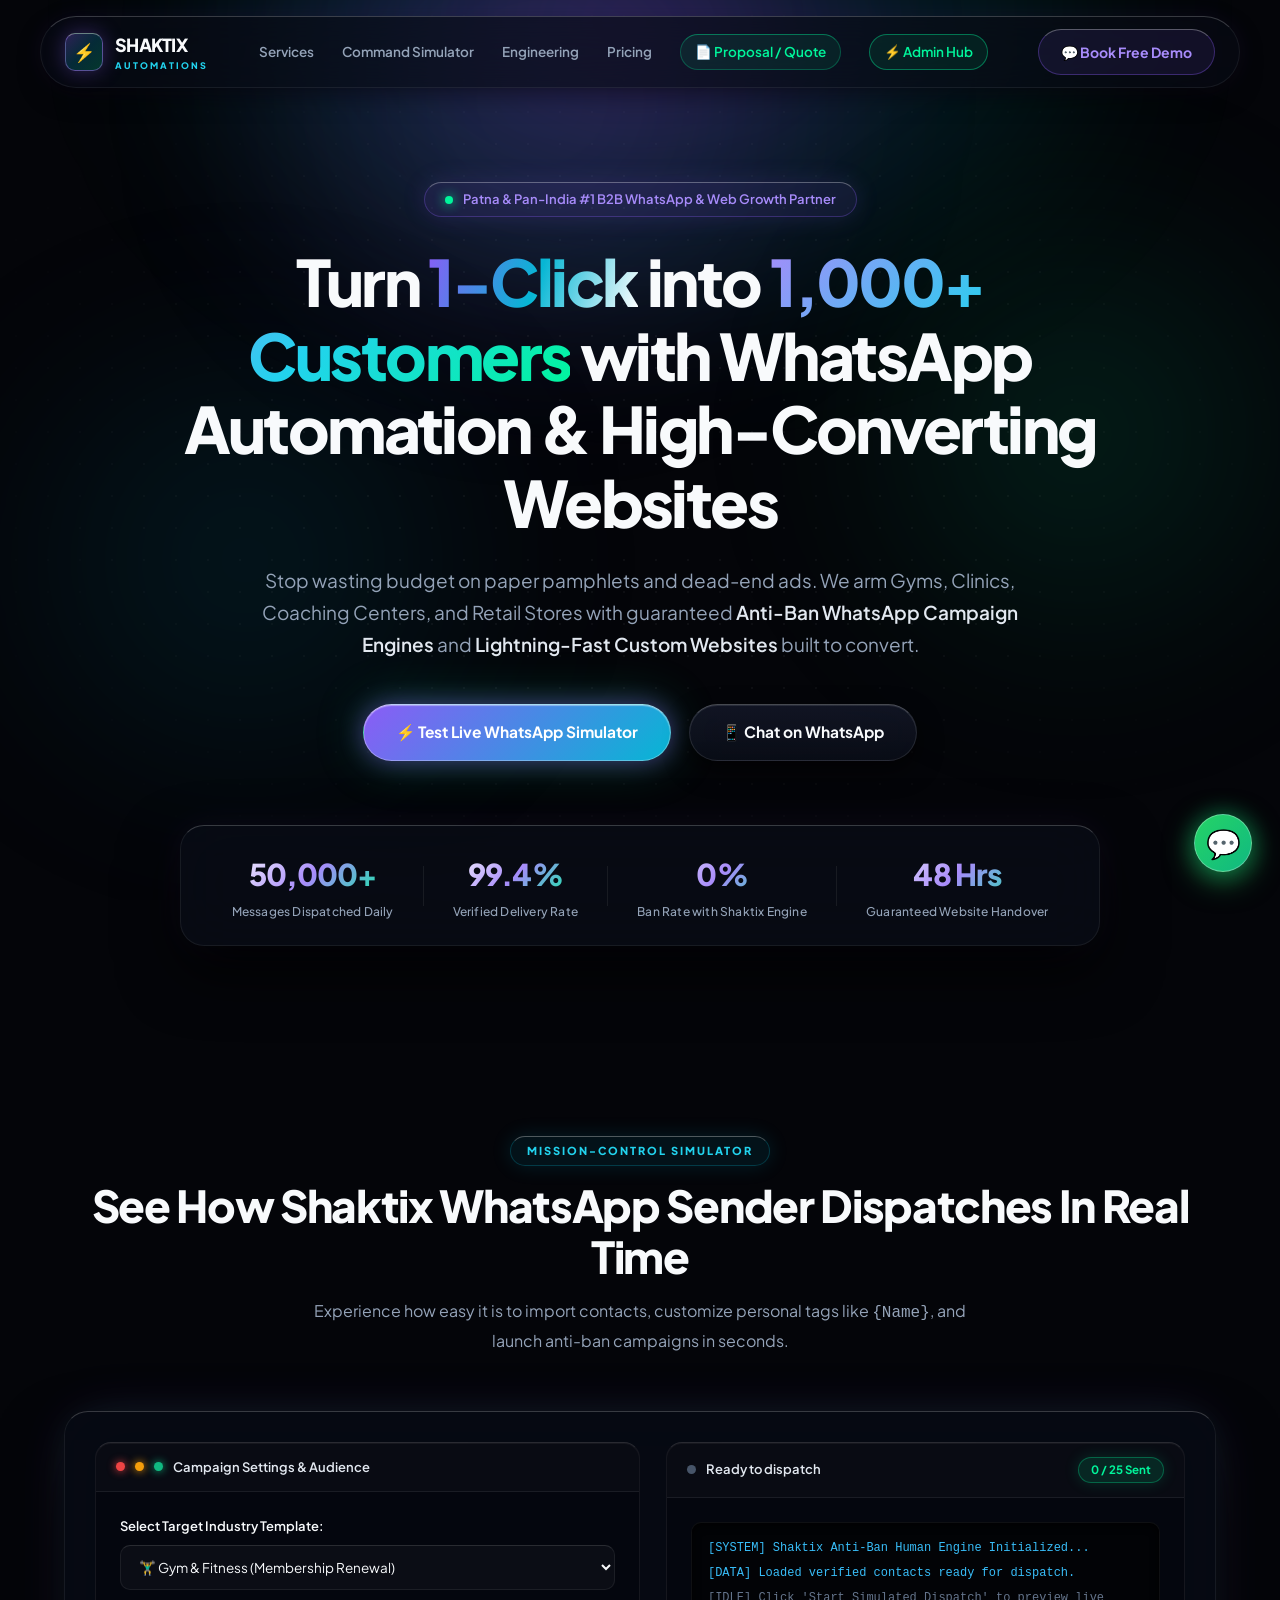
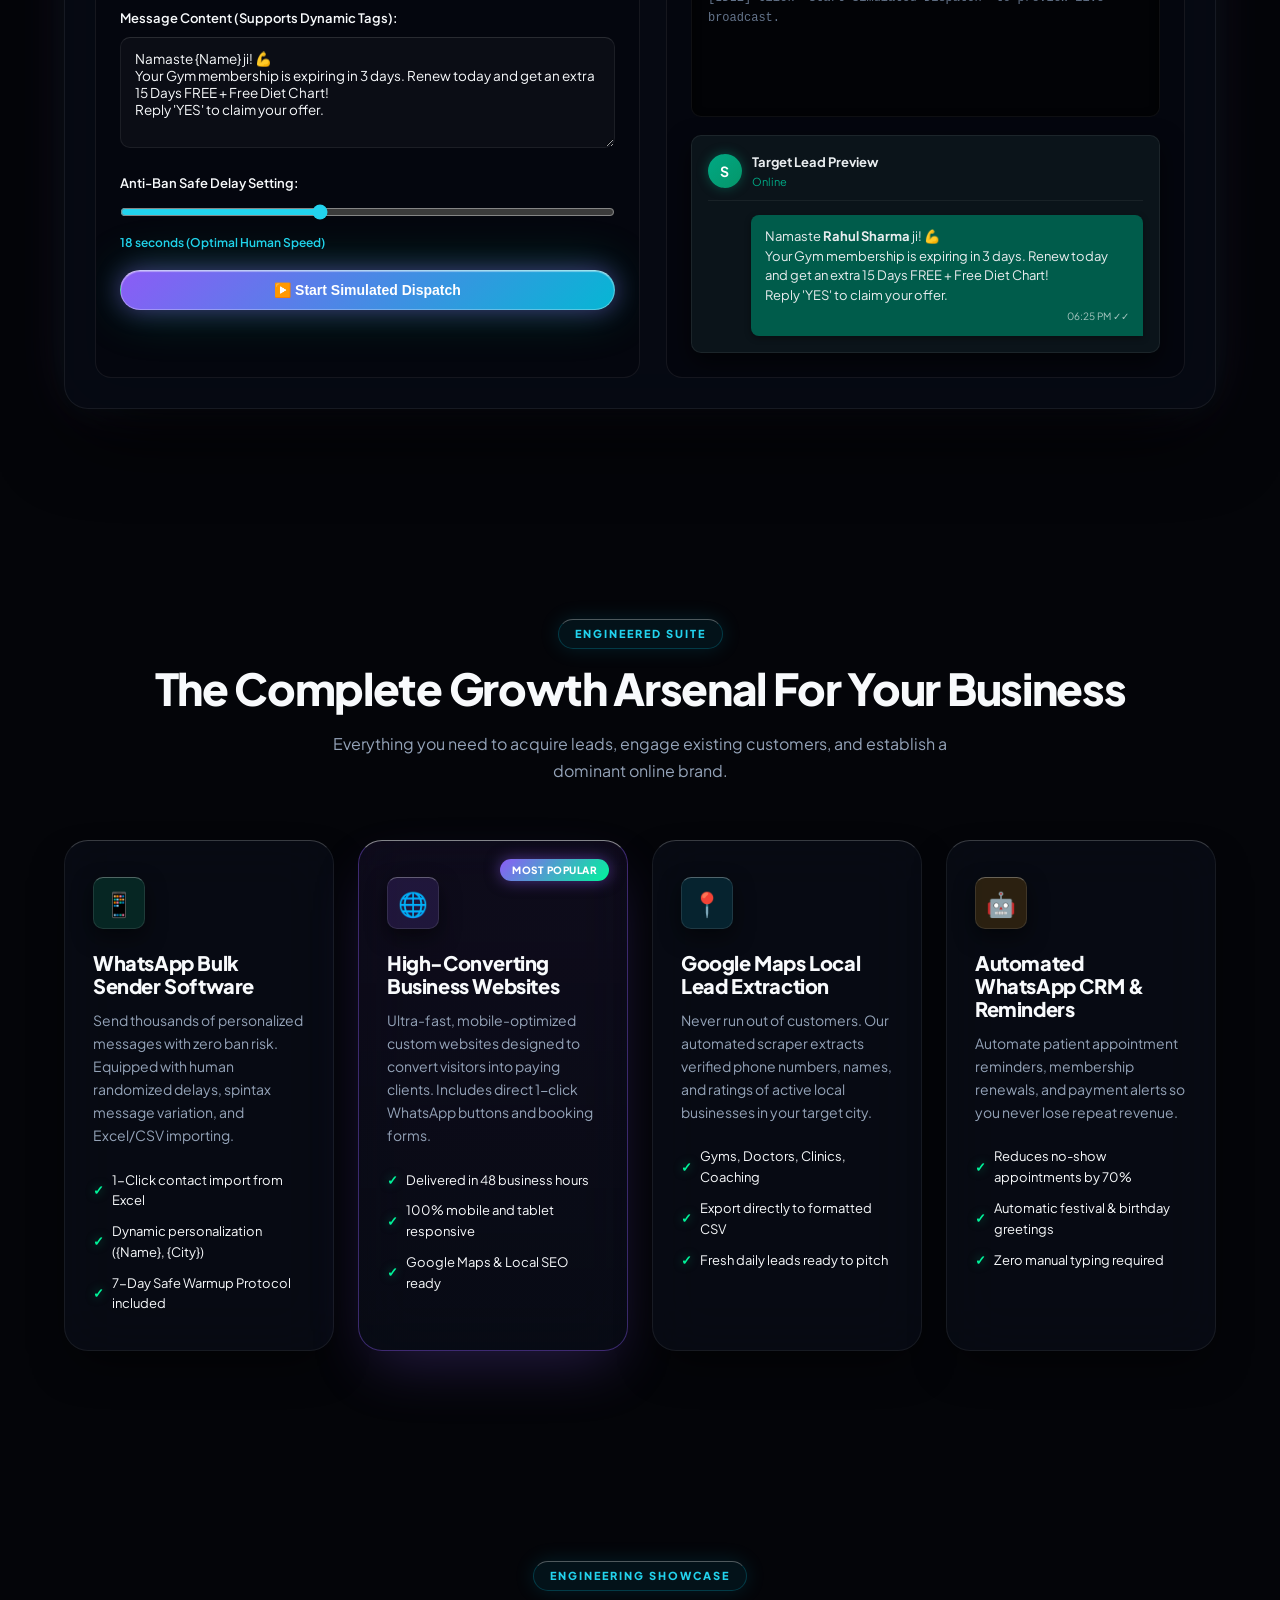
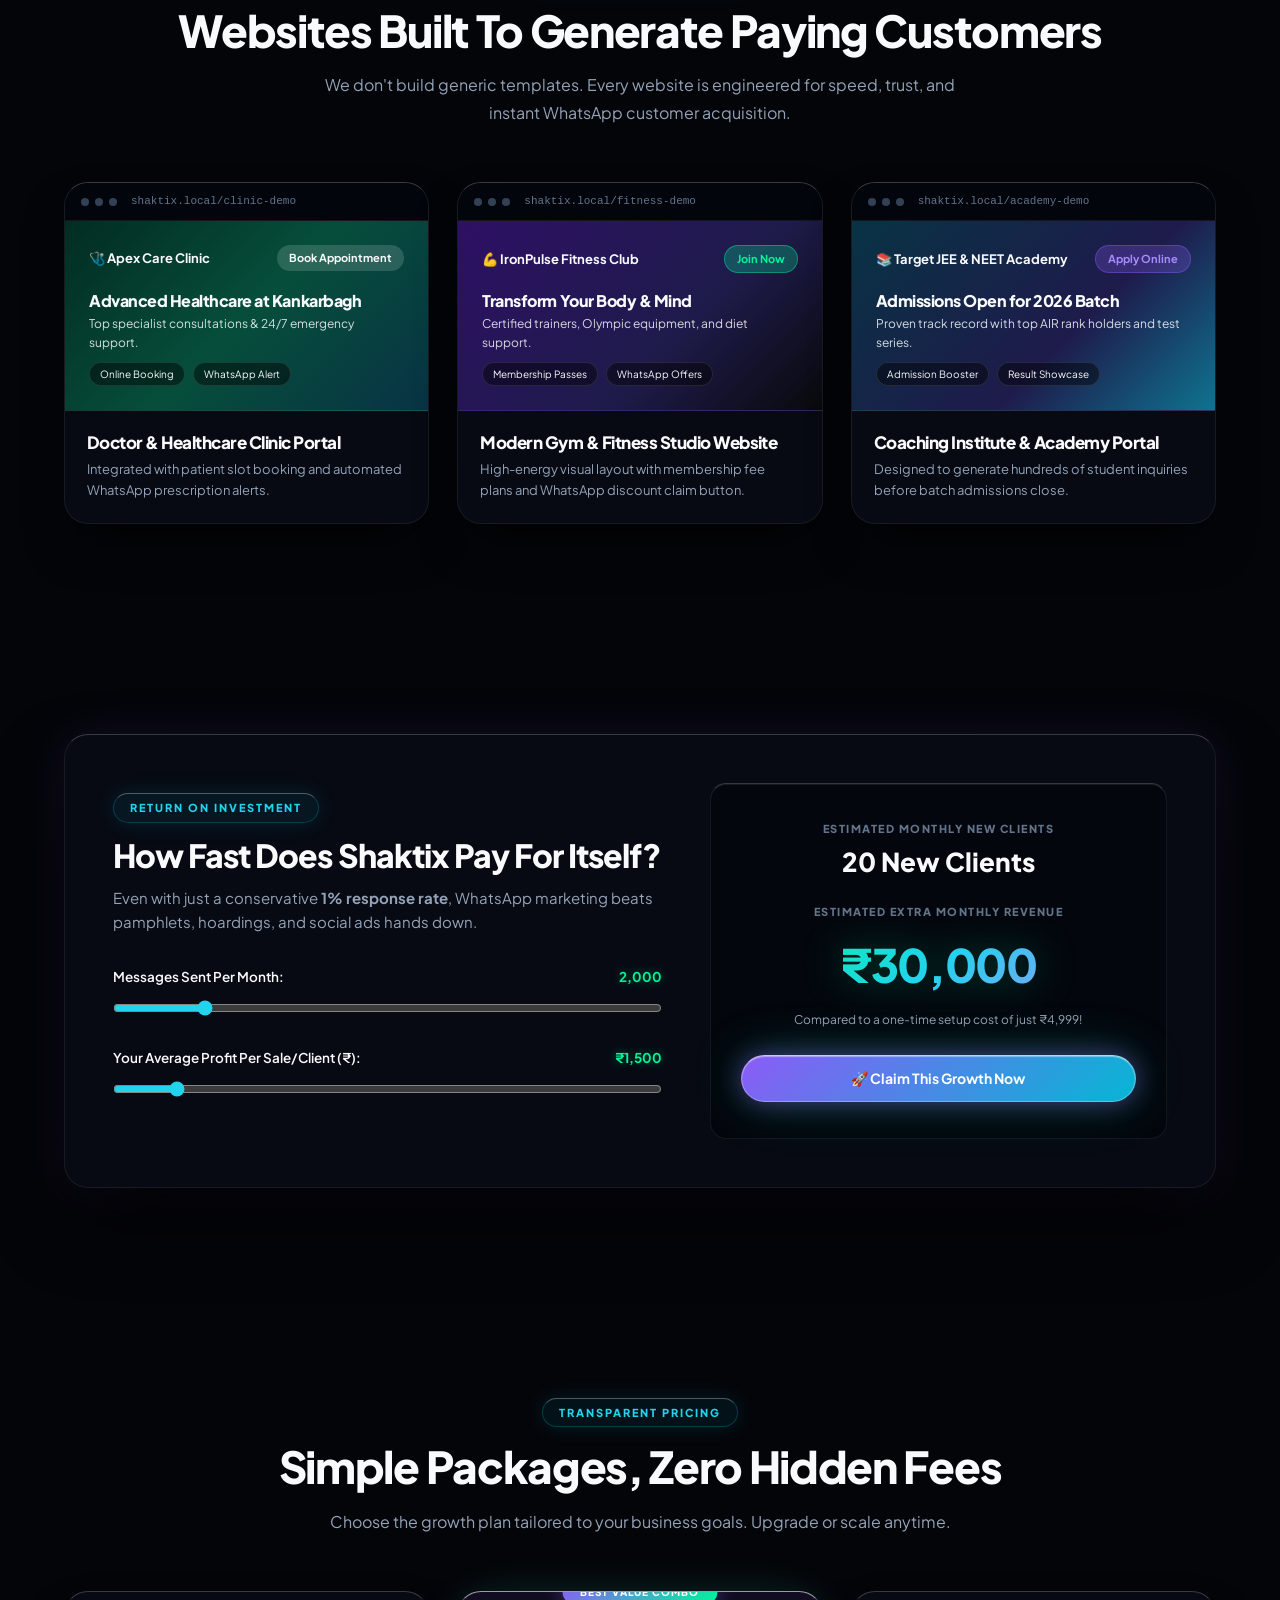
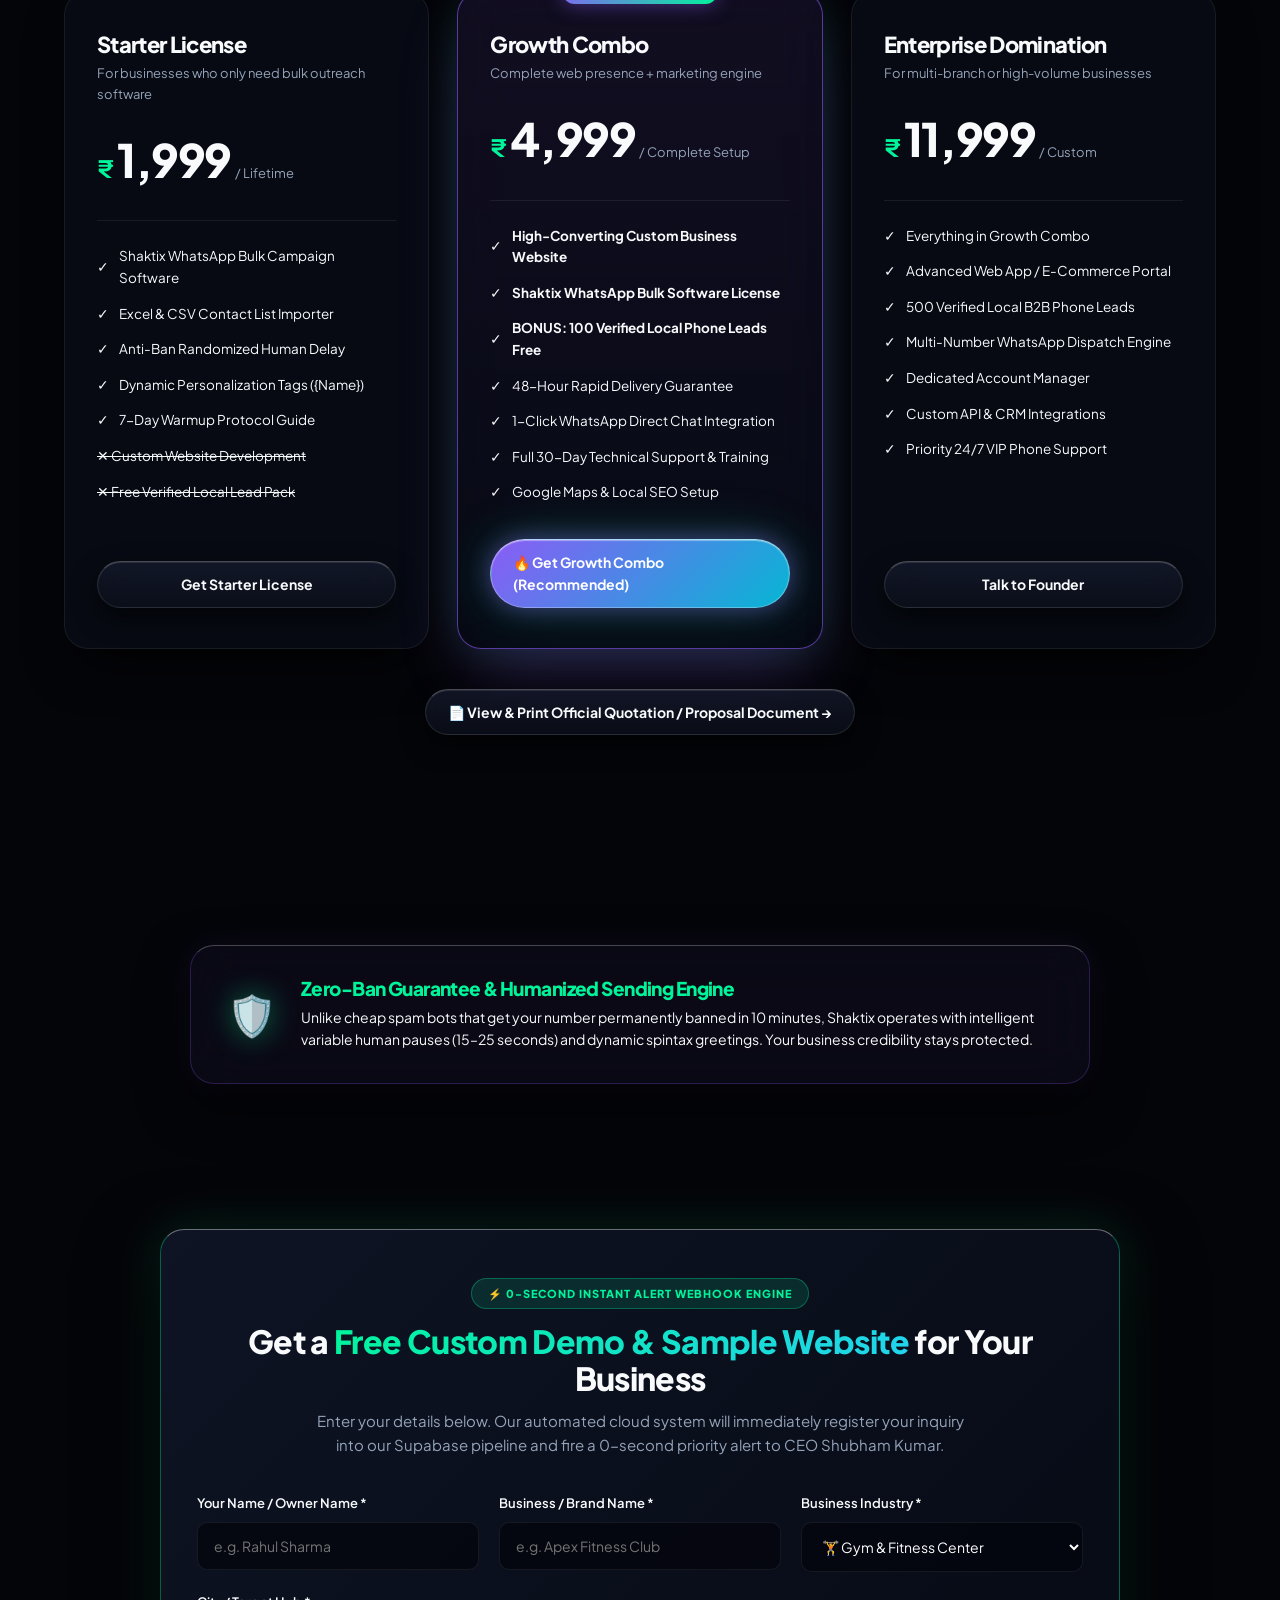
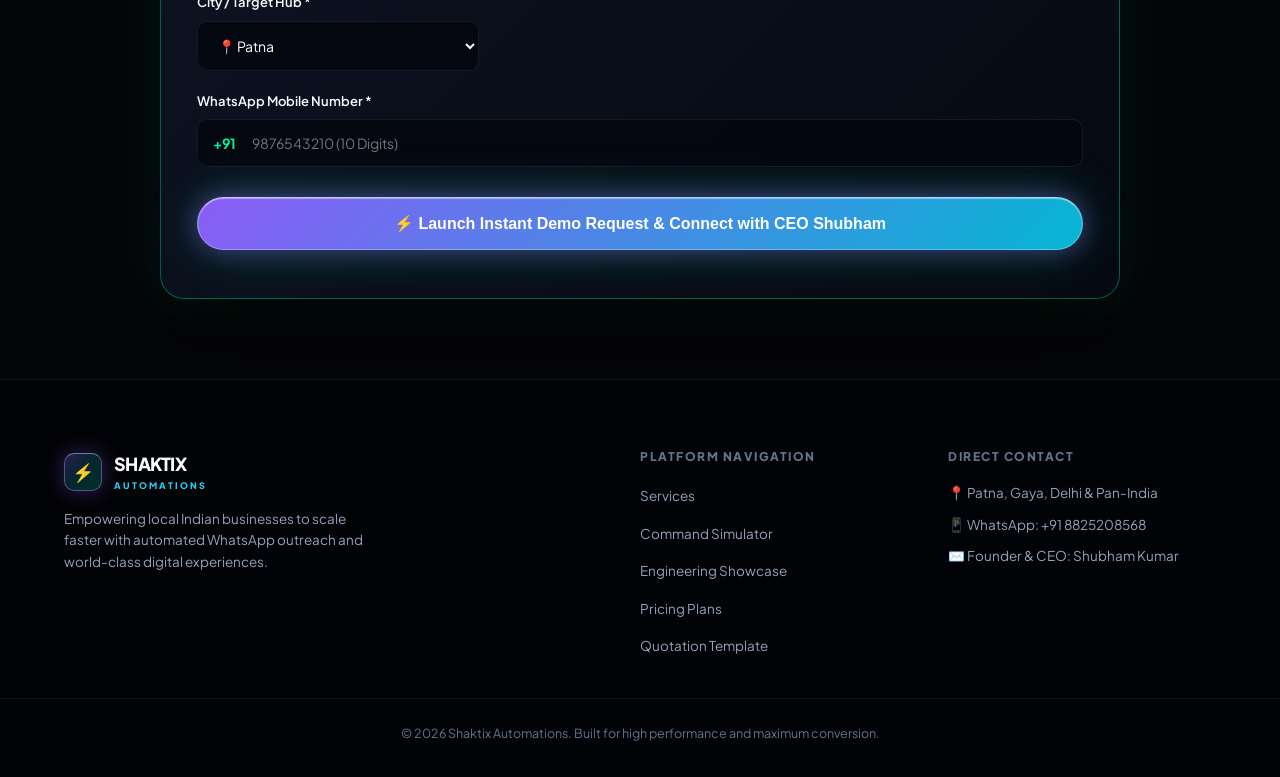
<file: index.html>
<!DOCTYPE html>
<html lang="en">
<head>
  <meta charset="UTF-8">
  <meta name="viewport" content="width=device-width, initial-scale=1.0">
  <title>Shaktix Automations | Cinematic B2B WhatsApp Automation & Modern Web Engineering</title>
  <meta name="description" content="Supercharge your local business with Shaktix Automations. High-converting modern websites and 1-click WhatsApp Bulk Marketing with guaranteed Anti-Ban protection.">
  <link rel="preconnect" href="https://fonts.googleapis.com">
  <link rel="preconnect" href="https://fonts.gstatic.com" crossorigin>
  <link href="https://fonts.googleapis.com/css2?family=Plus+Jakarta+Sans:wght@400;500;600;700;800;900&display=swap" rel="stylesheet">
  <link rel="stylesheet" href="style.css">
</head>
<body>

  <!-- Cinematic Technical Dot Matrix Overlay -->
  <div class="dot-matrix-overlay"></div>

  <!-- Atmospheric Aurora Mesh Glow Engine -->
  <div class="aurora-mesh-container">
    <div class="aurora-orb violet-1"></div>
    <div class="aurora-orb emerald-2"></div>
    <div class="aurora-orb cyan-3"></div>
  </div>

  <!-- Navigation (Specular Minimalist Glass Pill) -->
  <header class="navbar" id="mainNavbar">
    <div class="nav-container">
      <a href="#" class="brand-logo">
        <div class="logo-gem">
          <span>⚡</span>
        </div>
        <div class="logo-text">
          <span class="logo-title">SHAKTIX</span>
          <span class="logo-badge">AUTOMATIONS</span>
        </div>
      </a>

      <nav class="nav-links">
        <a href="#services">Services</a>
        <a href="#simulator">Command Simulator</a>
        <a href="#portfolio">Engineering</a>
        <a href="#pricing">Pricing</a>
        <a href="quotation.html" target="_blank" class="nav-proposal-link">📄 Proposal / Quote</a>
        <a href="admin.html" target="_blank" class="nav-proposal-link" style="border-color: rgba(0, 245, 155, 0.4); color: var(--emerald-cyber);">⚡ Admin Hub</a>
      </nav>

      <div class="nav-actions">
        <a href="https://wa.me/918825208568?text=Hello%20Shaktix%20Team%2C%20I%20want%20a%20Free%20Live%20Demo%20for%20my%20business" target="_blank" class="btn btn-glow" id="navDemoBtn">
          <span>💬 Book Free Demo</span>
        </a>
      </div>
    </div>
  </header>

  <!-- Hero Section with 3D Cinematic Spotlight -->
  <section class="hero-section">
    <div class="cinematic-spotlight"></div>
    <div class="container hero-content">
      <div class="hero-badge">
        <span class="pulse-led"></span>
        <span>Patna & Pan-India #1 B2B WhatsApp & Web Growth Partner</span>
      </div>

      <h1 class="hero-headline">
        Turn <span class="metallic-shimmer">1-Click</span> into <span class="text-gradient-aurora">1,000+ Customers</span> with WhatsApp Automation & High-Converting Websites
      </h1>

      <p class="hero-subhead">
        Stop wasting budget on paper pamphlets and dead-end ads. We arm Gyms, Clinics, Coaching Centers, and Retail Stores with guaranteed <strong>Anti-Ban WhatsApp Campaign Engines</strong> and <strong>Lightning-Fast Custom Websites</strong> built to convert.
      </p>

      <div class="hero-cta-group">
        <a href="#simulator" class="btn btn-cinematic-primary btn-lg" id="heroTryDemoBtn">
          <span>⚡ Test Live WhatsApp Simulator</span>
        </a>
        <a href="https://wa.me/918825208568?text=Hello%20Shaktix%2C%20please%20share%20the%20agency%20growth%20package" target="_blank" class="btn btn-titanium btn-lg" id="heroWhatsappBtn">
          <span>📱 Chat on WhatsApp</span>
        </a>
      </div>

      <!-- Trust Metrics Strip (Specular Glass Bar) -->
      <div class="stats-strip">
        <div class="stat-card">
          <div class="stat-num">50,000+</div>
          <div class="stat-label">Messages Dispatched Daily</div>
        </div>
        <div class="stat-divider"></div>
        <div class="stat-card">
          <div class="stat-num">99.4%</div>
          <div class="stat-label">Verified Delivery Rate</div>
        </div>
        <div class="stat-divider"></div>
        <div class="stat-card">
          <div class="stat-num">0%</div>
          <div class="stat-label">Ban Rate with Shaktix Engine</div>
        </div>
        <div class="stat-divider"></div>
        <div class="stat-card">
          <div class="stat-num">48 Hrs</div>
          <div class="stat-label">Guaranteed Website Handover</div>
        </div>
      </div>
    </div>
  </section>

  <!-- Interactive WhatsApp Bulk Command Center Simulator -->
  <section class="section simulator-section" id="simulator">
    <div class="container">
      <div class="section-header text-center">
        <div class="section-tag">MISSION-CONTROL SIMULATOR</div>
        <h2 class="section-title">See How Shaktix WhatsApp Sender Dispatches In Real Time</h2>
        <p class="section-subtitle">Experience how easy it is to import contacts, customize personal tags like <code>{Name}</code>, and launch anti-ban campaigns in seconds.</p>
      </div>

      <div class="simulator-wrapper">
        <div class="simulator-panel config-panel">
          <div class="panel-header">
            <span class="panel-dot red"></span>
            <span class="panel-dot yellow"></span>
            <span class="panel-dot green"></span>
            <span class="panel-title">Campaign Settings & Audience</span>
          </div>

          <div class="panel-body">
            <div class="form-group">
              <label>Select Target Industry Template:</label>
              <select id="simIndustrySelect" class="form-control">
                <option value="gym">🏋️‍♂️ Gym & Fitness (Membership Renewal)</option>
                <option value="coaching">📚 Coaching & Tuition (50 Verified Patna Kankarbagh Leads)</option>
                <option value="clinic">🩺 Doctor & Clinic (Appointment & Health Tip)</option>
                <option value="retail">🛍️ Retail & Store (Festive 40% Off)</option>
              </select>
            </div>

            <div class="form-group">
              <label>Message Content (Supports Dynamic Tags):</label>
              <textarea id="simMessageText" class="form-control" rows="5">Namaste {Name} ji! 💪
Your Gym membership is expiring in 3 days. Renew today and get an extra 15 Days FREE + Free Diet Chart!
Reply 'YES' to claim your offer.</textarea>
            </div>

            <div class="form-group">
              <label>Anti-Ban Safe Delay Setting:</label>
              <div class="slider-container">
                <input type="range" min="10" max="30" value="18" id="simDelayRange">
                <span id="simDelayVal">18 seconds (Optimal Human Speed)</span>
              </div>
            </div>

            <div class="sim-actions">
              <button class="btn btn-cinematic-primary btn-block" id="startSimBtn">
                <span>▶️ Start Simulated Dispatch</span>
              </button>
              <button class="btn btn-titanium btn-block" id="resetSimBtn" style="display: none;">
                <span>🔄 Reset Simulator</span>
              </button>
            </div>
          </div>
        </div>

        <div class="simulator-panel preview-panel">
          <div class="panel-header">
            <span class="status-indicator" id="simStatusLight"></span>
            <span class="panel-title" id="simStatusText">Ready to dispatch</span>
            <span class="badge" id="simCounter">0 / 25 Sent</span>
          </div>

          <div class="panel-body">
            <div class="terminal-feed" id="terminalFeed">
              <div class="log-line info">[SYSTEM] Shaktix Anti-Ban Human Engine Initialized...</div>
              <div class="log-line info">[DATA] Loaded verified contacts ready for dispatch.</div>
              <div class="log-line system">[IDLE] Click 'Start Simulated Dispatch' to preview live broadcast.</div>
            </div>

            <!-- Dynamic Live WhatsApp Chat Bubble Preview -->
            <div class="live-chat-preview">
              <div class="chat-header">
                <div class="avatar">S</div>
                <div>
                  <div class="chat-name">Target Lead Preview</div>
                  <div class="chat-status">Online</div>
                </div>
              </div>
              <div class="chat-bubble" id="chatBubblePreview">
                Namaste <strong>Rahul Sharma</strong> ji! 💪<br>
                Your Gym membership is expiring in 3 days. Renew today and get an extra 15 Days FREE + Free Diet Chart!<br>
                Reply 'YES' to claim your offer.
                <div class="bubble-time">10:45 AM ✓✓</div>
              </div>
            </div>
          </div>
        </div>
      </div>
    </div>
  </section>

  <!-- Core Services -->
  <section class="section services-section" id="services">
    <div class="container">
      <div class="section-header text-center">
        <div class="section-tag">ENGINEERED SUITE</div>
        <h2 class="section-title">The Complete Growth Arsenal For Your Business</h2>
        <p class="section-subtitle">Everything you need to acquire leads, engage existing customers, and establish a dominant online brand.</p>
      </div>

      <div class="services-grid">
        <!-- Service 1 -->
        <div class="service-card cinematic-card">
          <div class="card-icon gradient-1">📱</div>
          <h3>WhatsApp Bulk Sender Software</h3>
          <p>Send thousands of personalized messages with zero ban risk. Equipped with human randomized delays, spintax message variation, and Excel/CSV importing.</p>
          <ul class="feature-checklist">
            <li><span class="check">✓</span> 1-Click contact import from Excel</li>
            <li><span class="check">✓</span> Dynamic personalization ({Name}, {City})</li>
            <li><span class="check">✓</span> 7-Day Safe Warmup Protocol included</li>
          </ul>
        </div>

        <!-- Service 2 -->
        <div class="service-card cinematic-card featured">
          <div class="featured-badge">MOST POPULAR</div>
          <div class="card-icon gradient-2">🌐</div>
          <h3>High-Converting Business Websites</h3>
          <p>Ultra-fast, mobile-optimized custom websites designed to convert visitors into paying clients. Includes direct 1-click WhatsApp buttons and booking forms.</p>
          <ul class="feature-checklist">
            <li><span class="check">✓</span> Delivered in 48 business hours</li>
            <li><span class="check">✓</span> 100% mobile and tablet responsive</li>
            <li><span class="check">✓</span> Google Maps & Local SEO ready</li>
          </ul>
        </div>

        <!-- Service 3 -->
        <div class="service-card cinematic-card">
          <div class="card-icon gradient-3">📍</div>
          <h3>Google Maps Local Lead Extraction</h3>
          <p>Never run out of customers. Our automated scraper extracts verified phone numbers, names, and ratings of active local businesses in your target city.</p>
          <ul class="feature-checklist">
            <li><span class="check">✓</span> Gyms, Doctors, Clinics, Coaching</li>
            <li><span class="check">✓</span> Export directly to formatted CSV</li>
            <li><span class="check">✓</span> Fresh daily leads ready to pitch</li>
          </ul>
        </div>

        <!-- Service 4 -->
        <div class="service-card cinematic-card">
          <div class="card-icon gradient-4">🤖</div>
          <h3>Automated WhatsApp CRM & Reminders</h3>
          <p>Automate patient appointment reminders, membership renewals, and payment alerts so you never lose repeat revenue.</p>
          <ul class="feature-checklist">
            <li><span class="check">✓</span> Reduces no-show appointments by 70%</li>
            <li><span class="check">✓</span> Automatic festival & birthday greetings</li>
            <li><span class="check">✓</span> Zero manual typing required</li>
          </ul>
        </div>
      </div>
    </div>
  </section>

  <!-- Web Portfolio Preview -->
  <section class="section portfolio-section" id="portfolio">
    <div class="container">
      <div class="section-header text-center">
        <div class="section-tag">ENGINEERING SHOWCASE</div>
        <h2 class="section-title">Websites Built To Generate Paying Customers</h2>
        <p class="section-subtitle">We don't build generic templates. Every website is engineered for speed, trust, and instant WhatsApp customer acquisition.</p>
      </div>

      <div class="portfolio-grid">
        <div class="portfolio-card cinematic-card">
          <div class="preview-browser-bar">
            <span class="p-dot"></span><span class="p-dot"></span><span class="p-dot"></span>
            <span class="p-url">shaktix.local/clinic-demo</span>
          </div>
          <div class="portfolio-mockup clinic-theme">
            <div class="mockup-header">
              <span>🩺 Apex Care Clinic</span>
              <span class="mini-btn">Book Appointment</span>
            </div>
            <div class="mockup-body">
              <h4>Advanced Healthcare at Kankarbagh</h4>
              <p>Top specialist consultations & 24/7 emergency support.</p>
              <div class="mockup-tags">
                <span class="tag">Online Booking</span>
                <span class="tag">WhatsApp Alert</span>
              </div>
            </div>
          </div>
          <div class="portfolio-info">
            <h4>Doctor & Healthcare Clinic Portal</h4>
            <p>Integrated with patient slot booking and automated WhatsApp prescription alerts.</p>
          </div>
        </div>

        <div class="portfolio-card cinematic-card">
          <div class="preview-browser-bar">
            <span class="p-dot"></span><span class="p-dot"></span><span class="p-dot"></span>
            <span class="p-url">shaktix.local/fitness-demo</span>
          </div>
          <div class="portfolio-mockup gym-theme">
            <div class="mockup-header">
              <span>💪 IronPulse Fitness Club</span>
              <span class="mini-btn red">Join Now</span>
            </div>
            <div class="mockup-body">
              <h4>Transform Your Body & Mind</h4>
              <p>Certified trainers, Olympic equipment, and diet support.</p>
              <div class="mockup-tags">
                <span class="tag">Membership Passes</span>
                <span class="tag">WhatsApp Offers</span>
              </div>
            </div>
          </div>
          <div class="portfolio-info">
            <h4>Modern Gym & Fitness Studio Website</h4>
            <p>High-energy visual layout with membership fee plans and WhatsApp discount claim button.</p>
          </div>
        </div>

        <div class="portfolio-card cinematic-card">
          <div class="preview-browser-bar">
            <span class="p-dot"></span><span class="p-dot"></span><span class="p-dot"></span>
            <span class="p-url">shaktix.local/academy-demo</span>
          </div>
          <div class="portfolio-mockup academy-theme">
            <div class="mockup-header">
              <span>📚 Target JEE & NEET Academy</span>
              <span class="mini-btn blue">Apply Online</span>
            </div>
            <div class="mockup-body">
              <h4>Admissions Open for 2026 Batch</h4>
              <p>Proven track record with top AIR rank holders and test series.</p>
              <div class="mockup-tags">
                <span class="tag">Admission Booster</span>
                <span class="tag">Result Showcase</span>
              </div>
            </div>
          </div>
          <div class="portfolio-info">
            <h4>Coaching Institute & Academy Portal</h4>
            <p>Designed to generate hundreds of student inquiries before batch admissions close.</p>
          </div>
        </div>
      </div>
    </div>
  </section>

  <!-- ROI Calculator Section -->
  <section class="section roi-section">
    <div class="container">
      <div class="roi-box cinematic-card">
        <div class="roi-left">
          <div class="section-tag">RETURN ON INVESTMENT</div>
          <h2>How Fast Does Shaktix Pay For Itself?</h2>
          <p>Even with just a conservative <strong>1% response rate</strong>, WhatsApp marketing beats pamphlets, hoardings, and social ads hands down.</p>
          
          <div class="slider-group">
            <label>Messages Sent Per Month: <strong id="calcMsgCount">2,000</strong></label>
            <input type="range" id="roiMsgSlider" min="500" max="10000" step="500" value="2000">
          </div>

          <div class="slider-group">
            <label>Your Average Profit Per Sale/Client (₹): <strong id="calcProfitVal">₹1,500</strong></label>
            <input type="range" id="roiProfitSlider" min="500" max="10000" step="250" value="1500">
          </div>
        </div>

        <div class="roi-right">
          <div class="roi-result-card">
            <div class="roi-label">Estimated Monthly New Clients</div>
            <div class="roi-number" id="calcClients">20 Clients</div>
            <div class="roi-label" style="margin-top: 20px;">Estimated Extra Monthly Revenue</div>
            <div class="roi-profit" id="calcRevenue">₹30,000</div>
            <div class="roi-subtext">Compared to a one-time setup cost of just ₹4,999!</div>
            <a href="https://wa.me/918825208568?text=I%20calculated%20my%20ROI%20and%20want%20to%20start%20with%20Shaktix" target="_blank" class="btn btn-cinematic-primary btn-block">
              <span>🚀 Claim This Growth Now</span>
            </a>
          </div>
        </div>
      </div>
    </div>
  </section>

  <!-- Pricing Plans -->
  <section class="section pricing-section" id="pricing">
    <div class="container">
      <div class="section-header text-center">
        <div class="section-tag">TRANSPARENT PRICING</div>
        <h2 class="section-title">Simple Packages, Zero Hidden Fees</h2>
        <p class="section-subtitle">Choose the growth plan tailored to your business goals. Upgrade or scale anytime.</p>
      </div>

      <div class="pricing-grid">
        <!-- Starter Plan -->
        <div class="pricing-card cinematic-card">
          <div class="plan-header">
            <h3>Starter License</h3>
            <p>For businesses who only need bulk outreach software</p>
            <div class="plan-price">
              <span class="currency">₹</span>
              <span class="amount">1,999</span>
              <span class="period">/ Lifetime</span>
            </div>
          </div>
          <ul class="plan-features">
            <li><span class="check">✓</span> Shaktix WhatsApp Bulk Campaign Software</li>
            <li><span class="check">✓</span> Excel & CSV Contact List Importer</li>
            <li><span class="check">✓</span> Anti-Ban Randomized Human Delay</li>
            <li><span class="check">✓</span> Dynamic Personalization Tags ({Name})</li>
            <li><span class="check">✓</span> 7-Day Warmup Protocol Guide</li>
            <li class="disabled">✕ Custom Website Development</li>
            <li class="disabled">✕ Free Verified Local Lead Pack</li>
          </ul>
          <a href="https://wa.me/918825208568?text=I%20want%20the%20Starter%20Bulk%20Sender%20License%20for%201999" target="_blank" class="btn btn-titanium btn-block">
            <span>Get Starter License</span>
          </a>
        </div>

        <!-- Growth Combo (Best Seller) -->
        <div class="pricing-card cinematic-card featured-plan">
          <div class="featured-ribbon">BEST VALUE COMBO</div>
          <div class="plan-header">
            <h3>Growth Combo</h3>
            <p>Complete web presence + marketing engine</p>
            <div class="plan-price">
              <span class="currency">₹</span>
              <span class="amount">4,999</span>
              <span class="period">/ Complete Setup</span>
            </div>
          </div>
          <ul class="plan-features">
            <li><span class="check">✓</span> <strong>High-Converting Custom Business Website</strong></li>
            <li><span class="check">✓</span> <strong>Shaktix WhatsApp Bulk Software License</strong></li>
            <li><span class="check">✓</span> <strong>BONUS: 100 Verified Local Phone Leads Free</strong></li>
            <li><span class="check">✓</span> 48-Hour Rapid Delivery Guarantee</li>
            <li><span class="check">✓</span> 1-Click WhatsApp Direct Chat Integration</li>
            <li><span class="check">✓</span> Full 30-Day Technical Support & Training</li>
            <li><span class="check">✓</span> Google Maps & Local SEO Setup</li>
          </ul>
          <a href="https://wa.me/918825208568?text=I%20want%20the%20Growth%20Combo%20Package%20for%204999" target="_blank" class="btn btn-cinematic-primary btn-block">
            <span>🔥 Get Growth Combo (Recommended)</span>
          </a>
        </div>

        <!-- Enterprise Domination -->
        <div class="pricing-card cinematic-card">
          <div class="plan-header">
            <h3>Enterprise Domination</h3>
            <p>For multi-branch or high-volume businesses</p>
            <div class="plan-price">
              <span class="currency">₹</span>
              <span class="amount">11,999</span>
              <span class="period">/ Custom</span>
            </div>
          </div>
          <ul class="plan-features">
            <li><span class="check">✓</span> Everything in Growth Combo</li>
            <li><span class="check">✓</span> Advanced Web App / E-Commerce Portal</li>
            <li><span class="check">✓</span> 500 Verified Local B2B Phone Leads</li>
            <li><span class="check">✓</span> Multi-Number WhatsApp Dispatch Engine</li>
            <li><span class="check">✓</span> Dedicated Account Manager</li>
            <li><span class="check">✓</span> Custom API & CRM Integrations</li>
            <li><span class="check">✓</span> Priority 24/7 VIP Phone Support</li>
          </ul>
          <a href="https://wa.me/918825208568?text=I%20want%20to%20discuss%20the%20Enterprise%20Package" target="_blank" class="btn btn-titanium btn-block">
            <span>Talk to Founder</span>
          </a>
        </div>
      </div>

      <div class="text-center" style="margin-top: 40px;">
        <a href="quotation.html" target="_blank" class="btn btn-titanium">
          <span>📄 View & Print Official Quotation / Proposal Document →</span>
        </a>
      </div>
    </div>
  </section>

  <!-- Anti-Ban Safety Promise -->
  <section class="section safety-section">
    <div class="container">
      <div class="safety-box cinematic-card">
        <div class="safety-icon">🛡️</div>
        <div>
          <h3>Zero-Ban Guarantee & Humanized Sending Engine</h3>
          <p>Unlike cheap spam bots that get your number permanently banned in 10 minutes, Shaktix operates with intelligent variable human pauses (15–25 seconds) and dynamic spintax greetings. Your business credibility stays protected.</p>
        </div>
      </div>
    </div>
  </section>

  <!-- 0-Second Instant Inbound Lead Webhook & Growth Demo Section -->
  <section class="section inbound-lead-section" id="book-demo" style="position: relative; z-index: 2; padding: 40px 0 80px;">
    <div class="container">
      <div style="background: linear-gradient(135deg, rgba(16, 22, 40, 0.9) 0%, rgba(6, 10, 20, 0.95) 100%); border: 1px solid rgba(0, 245, 155, 0.35); border-top: 1px solid rgba(255, 255, 255, 0.4); border-radius: var(--radius-lg); padding: 48px 36px; box-shadow: 0 30px 80px rgba(0, 0, 0, 0.8), 0 0 50px rgba(0, 245, 155, 0.15); max-width: 960px; margin: 0 auto; backdrop-filter: blur(28px);">
        
        <div style="text-align: center; margin-bottom: 36px;">
          <div style="display: inline-flex; align-items: center; gap: 8px; background: rgba(0, 245, 155, 0.12); border: 1px solid rgba(0, 245, 155, 0.3); color: var(--emerald-cyber); font-size: 11px; font-weight: 800; padding: 6px 16px; border-radius: var(--radius-full); letter-spacing: 1px; text-transform: uppercase; margin-bottom: 14px;">
            <span>⚡ 0-SECOND INSTANT ALERT WEBHOOK ENGINE</span>
          </div>
          <h2 style="font-size: 32px; font-weight: 800; letter-spacing: -0.02em; margin-bottom: 12px; color: var(--text-platinum);">
            Get a <span style="background: linear-gradient(135deg, #00f59b, #22d3ee); -webkit-background-clip: text; -webkit-text-fill-color: transparent;">Free Custom Demo & Sample Website</span> for Your Business
          </h2>
          <p style="font-size: 15px; color: var(--text-slate-400); max-width: 650px; margin: 0 auto; line-height: 1.6;">
            Enter your details below. Our automated cloud system will immediately register your inquiry into our Supabase pipeline and fire a 0-second priority alert to CEO Shubham Kumar.
          </p>
        </div>

        <form id="inboundLeadForm" style="display: grid; grid-template-columns: repeat(auto-fit, minmax(260px, 1fr)); gap: 20px;">
          <div>
            <label style="display: block; font-size: 13px; font-weight: 600; color: var(--text-slate-300); margin-bottom: 8px;">Your Name / Owner Name *</label>
            <input type="text" id="leadName" required placeholder="e.g. Rahul Sharma" style="width: 100%; background: rgba(4, 6, 14, 0.8); border: 1px solid var(--border-subtle); border-radius: var(--radius-sm); padding: 14px 16px; color: #fff; font-size: 14px; outline: none; font-family: inherit;">
          </div>

          <div>
            <label style="display: block; font-size: 13px; font-weight: 600; color: var(--text-slate-300); margin-bottom: 8px;">Business / Brand Name *</label>
            <input type="text" id="leadBizName" required placeholder="e.g. Apex Fitness Club" style="width: 100%; background: rgba(4, 6, 14, 0.8); border: 1px solid var(--border-subtle); border-radius: var(--radius-sm); padding: 14px 16px; color: #fff; font-size: 14px; outline: none; font-family: inherit;">
          </div>

          <div>
            <label style="display: block; font-size: 13px; font-weight: 600; color: var(--text-slate-300); margin-bottom: 8px;">Business Industry *</label>
            <select id="leadCategory" style="width: 100%; background: rgba(4, 6, 14, 0.8); border: 1px solid var(--border-subtle); border-radius: var(--radius-sm); padding: 14px 16px; color: #fff; font-size: 14px; outline: none; font-family: inherit;">
              <option value="Gym & Fitness Center">🏋️ Gym & Fitness Center</option>
              <option value="Coaching Institute / School">📚 Coaching Institute / School</option>
              <option value="Dental Clinic / Hospital">🩺 Dental Clinic / Healthcare</option>
              <option value="Real Estate & Property">🏢 Real Estate & Property</option>
              <option value="Retail Store / Showroom">🛍️ Retail Store / Showroom</option>
              <option value="Other Local Business">💼 Other Local Business</option>
            </select>
          </div>

          <div>
            <label style="display: block; font-size: 13px; font-weight: 600; color: var(--text-slate-300); margin-bottom: 8px;">City / Target Hub *</label>
            <select id="leadCity" style="width: 100%; background: rgba(4, 6, 14, 0.8); border: 1px solid var(--border-subtle); border-radius: var(--radius-sm); padding: 14px 16px; color: #fff; font-size: 14px; outline: none; font-family: inherit;">
              <option value="Patna">📍 Patna</option>
              <option value="Gaya">📍 Gaya</option>
              <option value="Delhi NCR">📍 Delhi NCR</option>
              <option value="Other Bihar/Jharkhand">📍 Other Bihar/Jharkhand</option>
              <option value="Pan-India">📍 Other Indian City</option>
            </select>
          </div>

          <div style="grid-column: 1 / -1;">
            <label style="display: block; font-size: 13px; font-weight: 600; color: var(--text-slate-300); margin-bottom: 8px;">WhatsApp Mobile Number *</label>
            <div style="position: relative;">
              <span style="position: absolute; left: 16px; top: 50%; transform: translateY(-50%); font-weight: 700; color: var(--emerald-cyber); font-size: 14px;">+91</span>
              <input type="tel" id="leadPhone" required pattern="[6-9][0-9]{9}" placeholder="9876543210 (10 Digits)" style="width: 100%; background: rgba(4, 6, 14, 0.8); border: 1px solid var(--border-subtle); border-radius: var(--radius-sm); padding: 14px 16px 14px 54px; color: #fff; font-size: 14px; outline: none; font-family: inherit;">
            </div>
          </div>

          <div style="grid-column: 1 / -1; margin-top: 10px;">
            <button type="submit" id="submitLeadBtn" class="btn btn-cinematic-primary btn-block" style="padding: 16px; font-size: 16px; width: 100%; justify-content: center; cursor: pointer;">
              <span>⚡ Launch Instant Demo Request & Connect with CEO Shubham</span>
            </button>
            <div id="leadFormFeedback" style="display: none; margin-top: 16px; padding: 16px; border-radius: var(--radius-sm); text-align: center; font-size: 14px; font-weight: 600;"></div>
          </div>
        </form>

      </div>
    </div>
  </section>

  <!-- Footer -->
  <footer class="footer">
    <div class="container footer-content">
      <div class="footer-brand">
        <div class="brand-logo">
          <div class="logo-gem"><span>⚡</span></div>
          <div class="logo-text">
            <span class="logo-title">SHAKTIX</span>
            <span class="logo-badge">AUTOMATIONS</span>
          </div>
        </div>
        <p style="margin-top: 14px; color: var(--text-slate-400); font-size: 13.5px; max-width: 320px; line-height: 1.6;">
          Empowering local Indian businesses to scale faster with automated WhatsApp outreach and world-class digital experiences.
        </p>
      </div>

      <div class="footer-links">
        <h4>Platform Navigation</h4>
        <ul>
          <li><a href="#services">Services</a></li>
          <li><a href="#simulator">Command Simulator</a></li>
          <li><a href="#portfolio">Engineering Showcase</a></li>
          <li><a href="#pricing">Pricing Plans</a></li>
          <li><a href="quotation.html" target="_blank">Quotation Template</a></li>
        </ul>
      </div>

      <div class="footer-contact">
        <h4>Direct Contact</h4>
        <p>📍 Patna, Gaya, Delhi & Pan-India</p>
        <p>📱 WhatsApp: +91 8825208568</p>
        <p>✉️ Founder & CEO: Shubham Kumar</p>
      </div>
    </div>
    <div class="footer-bottom text-center">
      <p>© 2026 Shaktix Automations. Built for high performance and maximum conversion.</p>
    </div>
  </footer>

  <!-- Floating WhatsApp Chat Bubble -->
  <a href="https://wa.me/918825208568?text=Hello%20Shaktix%20Team%2C%20I%20am%20interested%20in%20WhatsApp%20Bulk%20Sender%20and%20Website%20Package" target="_blank" class="floating-whatsapp" id="floatingWhatsapp" title="Chat with Shaktix on WhatsApp">
    <div class="wa-icon">💬</div>
    <div class="wa-tooltip">Quick WhatsApp Inquiry</div>
  </a>

  <script src="leads_data.js"></script>
  <script src="supabase_client.js"></script>
  <script src="script.js"></script>
</body>
</html>
</file>
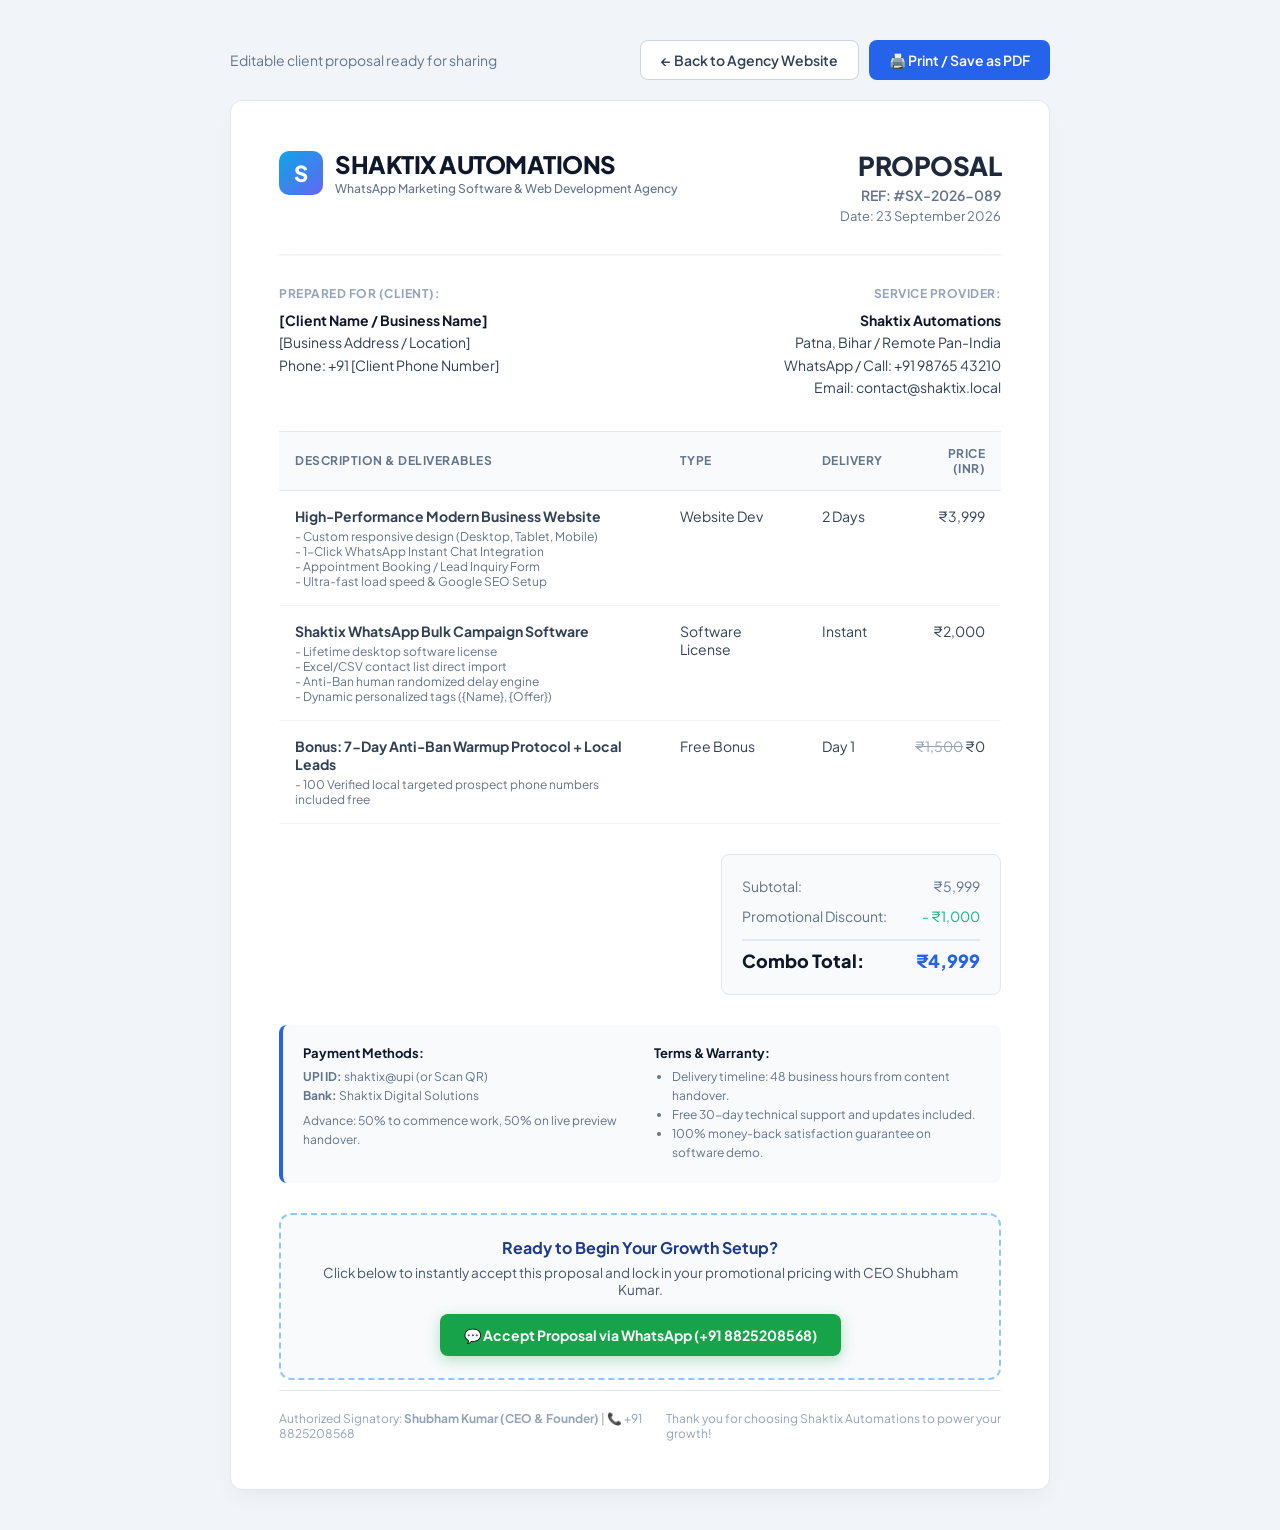
<file: quotation.html>
<!DOCTYPE html>
<html lang="en">
<head>
  <meta charset="UTF-8">
  <meta name="viewport" content="width=device-width, initial-scale=1.0">
  <title>Official Quotation - Shaktix Automations</title>
  <link rel="preconnect" href="https://fonts.googleapis.com">
  <link rel="preconnect" href="https://fonts.gstatic.com" crossorigin>
  <link href="https://fonts.googleapis.com/css2?family=Plus+Jakarta+Sans:wght@400;500;600;700;800&display=swap" rel="stylesheet">
  <style>
    * {
      box-sizing: border-box;
      margin: 0;
      padding: 0;
      font-family: 'Plus Jakarta Sans', sans-serif;
    }
    body {
      background-color: #f1f5f9;
      color: #0f172a;
      padding: 40px 20px;
      display: flex;
      flex-direction: column;
      align-items: center;
    }
    .action-bar {
      width: 100%;
      max-width: 820px;
      margin-bottom: 20px;
      display: flex;
      justify-content: space-between;
      align-items: center;
    }
    .btn {
      padding: 10px 20px;
      border-radius: 8px;
      font-size: 14px;
      font-weight: 600;
      cursor: pointer;
      border: none;
      display: inline-flex;
      align-items: center;
      gap: 8px;
      text-decoration: none;
      transition: all 0.2s ease;
    }
    .btn-primary {
      background: #2563eb;
      color: white;
    }
    .btn-primary:hover {
      background: #1d4ed8;
    }
    .btn-secondary {
      background: white;
      color: #334155;
      border: 1px solid #cbd5e1;
    }
    .quotation-card {
      width: 100%;
      max-width: 820px;
      background: white;
      border-radius: 12px;
      box-shadow: 0 10px 25px -5px rgba(0, 0, 0, 0.05), 0 8px 10px -6px rgba(0, 0, 0, 0.01);
      padding: 48px;
      border: 1px solid #e2e8f0;
    }
    .header {
      display: flex;
      justify-content: space-between;
      align-items: flex-start;
      border-bottom: 2px solid #f1f5f9;
      padding-bottom: 30px;
      margin-bottom: 30px;
    }
    .brand-logo {
      display: flex;
      align-items: center;
      gap: 12px;
    }
    .brand-icon {
      width: 44px;
      height: 44px;
      background: linear-gradient(135deg, #0ea5e9, #6366f1);
      border-radius: 10px;
      display: flex;
      align-items: center;
      justify-content: center;
      color: white;
      font-weight: 800;
      font-size: 22px;
    }
    .brand-title {
      font-size: 24px;
      font-weight: 800;
      letter-spacing: -0.5px;
      color: #0f172a;
    }
    .brand-tagline {
      font-size: 12px;
      color: #64748b;
      margin-top: 2px;
      font-weight: 500;
    }
    .doc-meta {
      text-align: right;
    }
    .doc-title {
      font-size: 26px;
      font-weight: 800;
      color: #1e293b;
      letter-spacing: -0.5px;
      text-transform: uppercase;
    }
    .doc-number {
      font-size: 14px;
      font-weight: 600;
      color: #64748b;
      margin-top: 4px;
    }
    .info-grid {
      display: grid;
      grid-template-columns: 1fr 1fr;
      gap: 30px;
      margin-bottom: 32px;
    }
    .info-box h4 {
      font-size: 12px;
      text-transform: uppercase;
      letter-spacing: 0.5px;
      color: #94a3b8;
      margin-bottom: 8px;
    }
    .info-box p {
      font-size: 14px;
      color: #334155;
      line-height: 1.6;
    }
    .info-box strong {
      color: #0f172a;
      font-weight: 700;
    }
    table {
      width: 100%;
      border-collapse: collapse;
      margin-bottom: 30px;
    }
    th {
      background: #f8fafc;
      text-align: left;
      padding: 14px 16px;
      font-size: 12px;
      text-transform: uppercase;
      letter-spacing: 0.5px;
      color: #64748b;
      border-bottom: 1px solid #e2e8f0;
      border-top: 1px solid #e2e8f0;
    }
    td {
      padding: 16px;
      font-size: 14px;
      color: #334155;
      border-bottom: 1px solid #f1f5f9;
      vertical-align: top;
    }
    .text-right {
      text-align: right;
    }
    .total-section {
      display: flex;
      justify-content: flex-end;
      margin-bottom: 30px;
    }
    .total-box {
      width: 280px;
      background: #f8fafc;
      border-radius: 8px;
      padding: 16px 20px;
      border: 1px solid #e2e8f0;
    }
    .total-row {
      display: flex;
      justify-content: space-between;
      font-size: 14px;
      padding: 6px 0;
      color: #64748b;
    }
    .total-grand {
      font-size: 18px;
      font-weight: 800;
      color: #0f172a;
      border-top: 2px solid #e2e8f0;
      margin-top: 8px;
      padding-top: 8px;
    }
    .payment-terms {
      display: grid;
      grid-template-columns: 1fr 1fr;
      gap: 24px;
      background: #f8fafc;
      padding: 20px;
      border-radius: 8px;
      border-left: 4px solid #2563eb;
      margin-bottom: 30px;
    }
    .payment-terms h5 {
      font-size: 13px;
      color: #0f172a;
      margin-bottom: 6px;
      font-weight: 700;
    }
    .payment-terms p, .payment-terms li {
      font-size: 12px;
      color: #64748b;
      line-height: 1.6;
    }
    .payment-terms ul {
      padding-left: 18px;
    }
    .footer {
      border-top: 1px solid #e2e8f0;
      padding-top: 20px;
      display: flex;
      justify-content: space-between;
      align-items: center;
      font-size: 12px;
      color: #94a3b8;
    }
    @media print {
      body {
        background: white;
        padding: 0;
      }
      .action-bar {
        display: none;
      }
      .quotation-card {
        border: none;
        box-shadow: none;
        padding: 20px;
      }
    }
  </style>
</head>
<body>

  <div class="action-bar">
    <div style="font-size: 14px; color: #64748b;">
      Editable client proposal ready for sharing
    </div>
    <div style="display: flex; gap: 10px;">
      <button class="btn btn-secondary" onclick="window.location.href='index.html'">← Back to Agency Website</button>
      <button class="btn btn-primary" onclick="window.print()">🖨️ Print / Save as PDF</button>
    </div>
  </div>

  <div class="quotation-card">
    <!-- Header -->
    <div class="header">
      <div class="brand-logo">
        <div class="brand-icon">S</div>
        <div>
          <div class="brand-title">SHAKTIX AUTOMATIONS</div>
          <div class="brand-tagline">WhatsApp Marketing Software & Web Development Agency</div>
        </div>
      </div>
      <div class="doc-meta">
        <div class="doc-title">PROPOSAL</div>
        <div class="doc-number">REF: #SX-2026-089</div>
        <div style="font-size: 13px; color: #64748b; margin-top: 4px;">Date: 23 September 2026</div>
      </div>
    </div>

    <!-- Client & Agency Details -->
    <div class="info-grid">
      <div class="info-box">
        <h4>Prepared For (Client):</h4>
        <p><strong>[Client Name / Business Name]</strong></p>
        <p>[Business Address / Location]</p>
        <p>Phone: +91 [Client Phone Number]</p>
      </div>
      <div class="info-box text-right">
        <h4>Service Provider:</h4>
        <p><strong>Shaktix Automations</strong></p>
        <p>Patna, Bihar / Remote Pan-India</p>
        <p>WhatsApp / Call: +91 98765 43210</p>
        <p>Email: contact@shaktix.local</p>
      </div>
    </div>

    <!-- Itemized Table -->
    <table>
      <thead>
        <tr>
          <th>Description & Deliverables</th>
          <th>Type</th>
          <th>Delivery</th>
          <th class="text-right">Price (INR)</th>
        </tr>
      </thead>
      <tbody>
        <tr>
          <td>
            <strong>High-Performance Modern Business Website</strong>
            <p style="font-size: 12px; color: #64748b; margin-top: 4px;">
              - Custom responsive design (Desktop, Tablet, Mobile)<br>
              - 1-Click WhatsApp Instant Chat Integration<br>
              - Appointment Booking / Lead Inquiry Form<br>
              - Ultra-fast load speed & Google SEO Setup
            </p>
          </td>
          <td>Website Dev</td>
          <td>2 Days</td>
          <td class="text-right">₹3,999</td>
        </tr>
        <tr>
          <td>
            <strong>Shaktix WhatsApp Bulk Campaign Software</strong>
            <p style="font-size: 12px; color: #64748b; margin-top: 4px;">
              - Lifetime desktop software license<br>
              - Excel/CSV contact list direct import<br>
              - Anti-Ban human randomized delay engine<br>
              - Dynamic personalized tags ({Name}, {Offer})
            </p>
          </td>
          <td>Software License</td>
          <td>Instant</td>
          <td class="text-right">₹2,000</td>
        </tr>
        <tr>
          <td>
            <strong>Bonus: 7-Day Anti-Ban Warmup Protocol + Local Leads</strong>
            <p style="font-size: 12px; color: #64748b; margin-top: 4px;">
              - 100 Verified local targeted prospect phone numbers included free
            </p>
          </td>
          <td>Free Bonus</td>
          <td>Day 1</td>
          <td class="text-right"><s style="color: #94a3b8;">₹1,500</s> ₹0</td>
        </tr>
      </tbody>
    </table>

    <!-- Totals -->
    <div class="total-section">
      <div class="total-box">
        <div class="total-row">
          <span>Subtotal:</span>
          <span>₹5,999</span>
        </div>
        <div class="total-row">
          <span>Promotional Discount:</span>
          <span style="color: #10b981;">- ₹1,000</span>
        </div>
        <div class="total-row total-grand">
          <span>Combo Total:</span>
          <span style="color: #2563eb;">₹4,999</span>
        </div>
      </div>
    </div>

    <!-- Payment & Terms -->
    <div class="payment-terms">
      <div>
        <h5>Payment Methods:</h5>
        <p><strong>UPI ID:</strong> shaktix@upi (or Scan QR)</p>
        <p><strong>Bank:</strong> Shaktix Digital Solutions</p>
        <p style="margin-top: 6px;">Advance: 50% to commence work, 50% on live preview handover.</p>
      </div>
      <div>
        <h5>Terms & Warranty:</h5>
        <ul>
          <li>Delivery timeline: 48 business hours from content handover.</li>
          <li>Free 30-day technical support and updates included.</li>
          <li>100% money-back satisfaction guarantee on software demo.</li>
        </ul>
      </div>
    </div>

    <!-- Footer & Direct Acceptance -->
    <div style="margin: 28px 0 10px; text-align: center; background: #f8fafc; border: 2px dashed #93c5fd; border-radius: 12px; padding: 22px;">
      <h4 style="font-size: 16px; color: #1e3a8a; margin-bottom: 6px;">Ready to Begin Your Growth Setup?</h4>
      <p style="font-size: 13.5px; color: #475569; margin-bottom: 16px;">Click below to instantly accept this proposal and lock in your promotional pricing with CEO Shubham Kumar.</p>
      <a href="https://wa.me/918825208568?text=Hello%20Shubham%20Sir%2C%20I%20have%20reviewed%20the%20Official%20Shaktix%20Quotation%20%28Combo%20Package%20%E2%82%B94%2C999%29.%20Let%27s%20commence%20work." target="_blank" style="display: inline-flex; align-items: center; gap: 8px; background: #16a34a; color: white; padding: 12px 24px; border-radius: 8px; font-weight: 700; text-decoration: none; font-size: 14px; box-shadow: 0 4px 14px rgba(22, 163, 74, 0.3);">
        <span>💬 Accept Proposal via WhatsApp (+91 8825208568)</span>
      </a>
    </div>

    <!-- Footer -->
    <div class="footer">
      <div>Authorized Signatory: <strong>Shubham Kumar (CEO & Founder)</strong> | 📞 +91 8825208568</div>
      <div>Thank you for choosing Shaktix Automations to power your growth!</div>
    </div>
  </div>

</body>
</html>
</file>
<file: style.css>
/* --------------------------------------------------------------------------
   SHAKTIX AUTOMATIONS - CINEMATIC & LUXURY ULTRA-PREMIUM STYLESHEET
   Direction: Electric Cyber-Violet & Aurora Mesh Glow
   Palette: Deep Space Void (#040509), Radiant Neon Violet (#8B5CF6),
            WhatsApp Cyber Emerald (#10B981 / #00F59B), Ice-Cyan (#06B6D4)
   -------------------------------------------------------------------------- */

:root {
  --space-void: #040509;
  --space-void-alt: #020306;
  --space-card: rgba(10, 14, 26, 0.65);
  --space-card-hover: rgba(16, 22, 40, 0.75);
  --space-card-subtle: rgba(255, 255, 255, 0.02);
  
  --specular-highlight: rgba(255, 255, 255, 0.2);
  --border-subtle: rgba(255, 255, 255, 0.07);
  --border-card-hover: rgba(139, 92, 246, 0.45);
  
  --violet-glow: #8b5cf6;
  --violet-bright: #a78bfa;
  --violet-deep: #6d28d9;
  
  --emerald-cyber: #00f59b;
  --emerald-wa: #10b981;
  --emerald-glow: rgba(0, 245, 155, 0.35);
  
  --cyan-ice: #06b6d4;
  --cyan-bright: #22d3ee;
  --cyan-glow: rgba(6, 182, 212, 0.3);
  
  --text-platinum: #f8fafc;
  --text-slate-200: #e2e8f0;
  --text-slate-400: #94a3b8;
  --text-slate-500: #64748b;
  
  --radius-xs: 6px;
  --radius-sm: 10px;
  --radius-md: 16px;
  --radius-lg: 24px;
  --radius-full: 9999px;
  
  --transition-smooth: all 0.3s cubic-bezier(0.16, 1, 0.3, 1);
  --transition-bounce: all 0.4s cubic-bezier(0.34, 1.56, 0.64, 1);
}

* {
  box-sizing: border-box;
  margin: 0;
  padding: 0;
  -webkit-font-smoothing: antialiased;
  -moz-osx-font-smoothing: grayscale;
}

html {
  scroll-behavior: smooth;
  color-scheme: dark;
}

body {
  background-color: var(--space-void);
  color: var(--text-platinum);
  font-family: 'Plus Jakarta Sans', -apple-system, BlinkMacSystemFont, 'Segoe UI', Roboto, sans-serif;
  line-height: 1.6;
  overflow-x: hidden;
  position: relative;
}

/* -------------------------------------------------------------
   1. CINEMATIC LIGHTING & AMBIENT AURORA MESH
   ------------------------------------------------------------- */

/* Ambient Technical Dot Matrix Texture */
.dot-matrix-overlay {
  position: fixed;
  top: 0;
  left: 0;
  width: 100vw;
  height: 100vh;
  background-image: radial-gradient(rgba(255, 255, 255, 0.08) 1px, transparent 1px);
  background-size: 32px 32px;
  pointer-events: none;
  z-index: 0;
  opacity: 0.55;
  mask-image: radial-gradient(ellipse at 50% 50%, black 40%, transparent 85%);
  -webkit-mask-image: radial-gradient(ellipse at 50% 50%, black 40%, transparent 85%);
}

/* Aurora Mesh Lighting Container */
.aurora-mesh-container {
  position: fixed;
  top: 0;
  left: 0;
  width: 100vw;
  height: 100vh;
  overflow: hidden;
  pointer-events: none;
  z-index: 0;
}

.aurora-orb {
  position: absolute;
  border-radius: 50%;
  filter: blur(90px);
  opacity: 0.65;
  will-change: transform;
}

.aurora-orb.violet-1 {
  width: 700px;
  height: 500px;
  background: radial-gradient(circle, rgba(139, 92, 246, 0.35) 0%, rgba(109, 40, 217, 0.1) 60%, transparent 80%);
  top: -150px;
  left: 15%;
  animation: auroraDrift1 18s ease-in-out infinite alternate;
}

.aurora-orb.emerald-2 {
  width: 600px;
  height: 600px;
  background: radial-gradient(circle, rgba(0, 245, 155, 0.22) 0%, rgba(16, 185, 129, 0.05) 50%, transparent 75%);
  top: 15%;
  right: -100px;
  animation: auroraDrift2 22s ease-in-out infinite alternate;
}

.aurora-orb.cyan-3 {
  width: 650px;
  height: 500px;
  background: radial-gradient(circle, rgba(6, 182, 212, 0.2) 0%, rgba(14, 116, 144, 0.05) 60%, transparent 80%);
  bottom: 10%;
  left: -80px;
  animation: auroraDrift3 24s ease-in-out infinite alternate;
}

@keyframes auroraDrift1 {
  0% { transform: translate(0, 0) scale(1) rotate(0deg); }
  50% { transform: translate(60px, 80px) scale(1.15) rotate(45deg); }
  100% { transform: translate(-40px, 40px) scale(0.95) rotate(-30deg); }
}

@keyframes auroraDrift2 {
  0% { transform: translate(0, 0) scale(1.05) rotate(0deg); }
  50% { transform: translate(-80px, -60px) scale(0.9) rotate(-60deg); }
  100% { transform: translate(30px, 50px) scale(1.2) rotate(30deg); }
}

@keyframes auroraDrift3 {
  0% { transform: translate(0, 0) scale(0.95); }
  50% { transform: translate(70px, -50px) scale(1.1); }
  100% { transform: translate(-30px, 40px) scale(1.05); }
}

/* 3D Radial Cinematic Spotlight Beam */
.cinematic-spotlight {
  position: absolute;
  top: -240px;
  left: 50%;
  transform: translateX(-50%);
  width: 1000px;
  height: 750px;
  background: radial-gradient(ellipse 65% 55% at 50% 25%, rgba(139, 92, 246, 0.25) 0%, rgba(6, 182, 212, 0.12) 45%, rgba(0, 245, 155, 0.04) 70%, transparent 85%);
  filter: blur(65px);
  pointer-events: none;
  z-index: 0;
}

.container {
  width: 100%;
  max-width: 1200px;
  margin: 0 auto;
  padding: 0 24px;
  position: relative;
  z-index: 2;
}

/* -------------------------------------------------------------
   2. SPECULAR GLASSMORPHISM CARDS & CONTAINERS
   ------------------------------------------------------------- */
.cinematic-card {
  background: var(--space-card);
  backdrop-filter: blur(28px);
  -webkit-backdrop-filter: blur(28px);
  border: 1px solid var(--border-subtle);
  border-top: 1px solid var(--specular-highlight);
  box-shadow: 
    0 1px 0 rgba(255, 255, 255, 0.08) inset,
    0 20px 45px -15px rgba(0, 0, 0, 0.8),
    0 0 35px -10px rgba(139, 92, 246, 0.06);
  border-radius: var(--radius-lg);
  transition: var(--transition-smooth);
  position: relative;
  overflow: hidden;
}

.cinematic-card:hover {
  border-color: var(--border-card-hover);
  border-top-color: rgba(255, 255, 255, 0.35);
  transform: translateY(-6px);
  box-shadow: 
    0 1px 0 rgba(255, 255, 255, 0.15) inset,
    0 30px 60px -15px rgba(0, 0, 0, 0.9),
    0 0 50px -5px rgba(139, 92, 246, 0.25),
    0 0 30px -5px rgba(0, 245, 155, 0.15);
}

/* -------------------------------------------------------------
   3. METALLIC SHIMMER & HIGH-TECH TYPOGRAPHY
   ------------------------------------------------------------- */
h1, h2, h3, h4 {
  font-weight: 800;
  line-height: 1.15;
  letter-spacing: -0.03em;
  color: var(--text-platinum);
}

@keyframes metallicSweep {
  0% { background-position: -200% center; }
  100% { background-position: 200% center; }
}

.metallic-shimmer {
  background: linear-gradient(
    110deg,
    #8b5cf6 0%,
    #06b6d4 25%,
    #ffffff 48%,
    #00f59b 68%,
    #8b5cf6 100%
  );
  background-size: 220% auto;
  -webkit-background-clip: text;
  -webkit-text-fill-color: transparent;
  animation: metallicSweep 7s linear infinite;
  display: inline-block;
}

.text-gradient-aurora {
  background: linear-gradient(135deg, #a78bfa 0%, #22d3ee 50%, #00f59b 100%);
  -webkit-background-clip: text;
  -webkit-text-fill-color: transparent;
}

.text-center {
  text-align: center;
}

/* -------------------------------------------------------------
   4. CINEMATIC NAVBAR
   ------------------------------------------------------------- */
.navbar {
  position: sticky;
  top: 16px;
  margin: 0 auto;
  width: calc(100% - 48px);
  max-width: 1200px;
  background: rgba(8, 11, 22, 0.65);
  backdrop-filter: blur(28px);
  -webkit-backdrop-filter: blur(28px);
  border: 1px solid var(--border-subtle);
  border-top: 1px solid var(--specular-highlight);
  box-shadow: 0 10px 30px -10px rgba(0, 0, 0, 0.8), 0 0 25px rgba(139, 92, 246, 0.08);
  border-radius: var(--radius-full);
  z-index: 100;
  padding: 12px 24px;
  transition: var(--transition-smooth);
}

.navbar:hover {
  border-color: rgba(139, 92, 246, 0.3);
  box-shadow: 0 15px 35px -10px rgba(0, 0, 0, 0.9), 0 0 35px rgba(139, 92, 246, 0.15);
}

.nav-container {
  display: flex;
  align-items: center;
  justify-content: space-between;
}

.brand-logo {
  display: flex;
  align-items: center;
  gap: 12px;
  text-decoration: none;
}

.logo-gem {
  width: 38px;
  height: 38px;
  background: linear-gradient(135deg, rgba(139, 92, 246, 0.3) 0%, rgba(6, 182, 212, 0.2) 50%, rgba(0, 245, 155, 0.2) 100%);
  border: 1px solid rgba(167, 139, 250, 0.45);
  border-top: 1px solid rgba(255, 255, 255, 0.4);
  border-radius: var(--radius-sm);
  display: flex;
  align-items: center;
  justify-content: center;
  font-size: 18px;
  box-shadow: 0 0 20px rgba(139, 92, 246, 0.35);
  transition: var(--transition-smooth);
}

.brand-logo:hover .logo-gem {
  transform: scale(1.08) rotate(5deg);
  box-shadow: 0 0 30px rgba(139, 92, 246, 0.6);
}

.logo-text {
  display: flex;
  flex-direction: column;
}

.logo-title {
  font-size: 18px;
  font-weight: 900;
  letter-spacing: -0.04em;
  color: var(--text-platinum);
}

.logo-badge {
  font-size: 9px;
  font-weight: 800;
  color: var(--cyan-bright);
  letter-spacing: 2px;
}

.nav-links {
  display: flex;
  gap: 28px;
  align-items: center;
}

.nav-links a {
  color: var(--text-slate-400);
  text-decoration: none;
  font-size: 13.5px;
  font-weight: 600;
  transition: var(--transition-smooth);
}

.nav-links a:hover {
  color: var(--text-platinum);
  text-shadow: 0 0 12px rgba(255, 255, 255, 0.5);
}

.nav-proposal-link {
  color: var(--emerald-cyber) !important;
  background: rgba(0, 245, 155, 0.08);
  padding: 6px 14px;
  border-radius: var(--radius-full);
  border: 1px solid rgba(0, 245, 155, 0.25);
  border-top: 1px solid rgba(0, 245, 155, 0.4);
  white-space: nowrap;
}

.nav-proposal-link:hover {
  background: rgba(0, 245, 155, 0.18);
  border-color: rgba(0, 245, 155, 0.6);
  box-shadow: 0 0 20px rgba(0, 245, 155, 0.3);
}

/* -------------------------------------------------------------
   5. CINEMATIC BUTTONS & CTAs
   ------------------------------------------------------------- */
.btn {
  display: inline-flex;
  align-items: center;
  justify-content: center;
  gap: 10px;
  padding: 11px 22px;
  font-size: 14px;
  font-weight: 700;
  border-radius: var(--radius-full);
  text-decoration: none;
  cursor: pointer;
  border: 1px solid transparent;
  transition: var(--transition-smooth);
  position: relative;
  overflow: hidden;
}

.btn-lg {
  padding: 15px 32px;
  font-size: 15.5px;
}

.btn-block {
  width: 100%;
}

/* Primary Cinematic CTA: Electric Cyber-Violet & Emerald Pulse */
@keyframes breathingPulse {
  0% { box-shadow: 0 0 25px rgba(139, 92, 246, 0.4), 0 0 50px rgba(0, 245, 155, 0.2); }
  50% { box-shadow: 0 0 45px rgba(139, 92, 246, 0.7), 0 0 70px rgba(0, 245, 155, 0.4); }
  100% { box-shadow: 0 0 25px rgba(139, 92, 246, 0.4), 0 0 50px rgba(0, 245, 155, 0.2); }
}

.btn-cinematic-primary {
  background: linear-gradient(135deg, #8b5cf6 0%, #06b6d4 50%, #10b981 100%);
  background-size: 200% 200%;
  color: #ffffff;
  border: 1px solid rgba(255, 255, 255, 0.3);
  border-top: 1px solid rgba(255, 255, 255, 0.6);
  box-shadow: 
    0 0 25px rgba(139, 92, 246, 0.45),
    0 0 50px rgba(0, 245, 155, 0.25),
    inset 0 1px 1px rgba(255, 255, 255, 0.4);
  animation: breathingPulse 4s ease-in-out infinite;
}

.btn-cinematic-primary:hover {
  background-position: 100% 100%;
  transform: translateY(-2px) scale(1.02);
  box-shadow: 
    0 0 40px rgba(139, 92, 246, 0.7),
    0 0 80px rgba(0, 245, 155, 0.5),
    inset 0 1px 2px rgba(255, 255, 255, 0.7);
}

/* Secondary CTA: Dark Titanium Frosted Glass */
.btn-titanium {
  background: linear-gradient(180deg, rgba(26, 32, 53, 0.6) 0%, rgba(12, 16, 28, 0.7) 100%);
  color: var(--text-platinum);
  border: 1px solid rgba(255, 255, 255, 0.1);
  border-top: 1px solid rgba(255, 255, 255, 0.25);
  backdrop-filter: blur(20px);
  -webkit-backdrop-filter: blur(20px);
  box-shadow: 0 10px 25px rgba(0, 0, 0, 0.6), inset 0 1px 0 rgba(255, 255, 255, 0.1);
}

.btn-titanium:hover {
  background: linear-gradient(180deg, rgba(38, 48, 78, 0.7) 0%, rgba(18, 24, 42, 0.8) 100%);
  border-color: rgba(6, 182, 212, 0.4);
  border-top-color: rgba(255, 255, 255, 0.4);
  color: var(--cyan-bright);
  transform: translateY(-2px);
  box-shadow: 0 15px 35px rgba(0, 0, 0, 0.8), 0 0 30px rgba(6, 182, 212, 0.2);
}

.btn-glow {
  background: rgba(139, 92, 246, 0.1);
  color: var(--violet-bright);
  border: 1px solid rgba(139, 92, 246, 0.35);
  border-top: 1px solid rgba(255, 255, 255, 0.3);
  border-radius: var(--radius-full);
}

.btn-glow:hover {
  background: rgba(139, 92, 246, 0.22);
  border-color: rgba(139, 92, 246, 0.7);
  box-shadow: 0 0 25px rgba(139, 92, 246, 0.4);
  color: #ffffff;
}

.btn-secondary {
  background: rgba(255, 255, 255, 0.04);
  color: var(--text-slate-200);
  border: 1px solid var(--border-subtle);
  border-top: 1px solid var(--specular-highlight);
  border-radius: var(--radius-full);
}

.btn-secondary:hover {
  background: rgba(255, 255, 255, 0.09);
  border-color: rgba(139, 92, 246, 0.4);
  color: var(--text-platinum);
}

/* -------------------------------------------------------------
   6. HERO SECTION
   ------------------------------------------------------------- */
.hero-section {
  padding: 110px 0 85px;
  position: relative;
  text-align: center;
}

.hero-content {
  display: flex;
  flex-direction: column;
  align-items: center;
}

.hero-badge {
  display: inline-flex;
  align-items: center;
  gap: 10px;
  background: rgba(139, 92, 246, 0.1);
  border: 1px solid rgba(139, 92, 246, 0.3);
  border-top: 1px solid rgba(255, 255, 255, 0.3);
  padding: 6px 20px;
  border-radius: var(--radius-full);
  font-size: 13px;
  font-weight: 600;
  color: var(--violet-bright);
  margin-bottom: 28px;
  box-shadow: 0 0 25px rgba(139, 92, 246, 0.15);
}

.pulse-led {
  width: 8px;
  height: 8px;
  background: var(--emerald-cyber);
  border-radius: 50%;
  box-shadow: 0 0 12px var(--emerald-cyber);
  animation: pulseLed 2s infinite;
}

@keyframes pulseLed {
  0% { transform: scale(0.9); box-shadow: 0 0 0 0 rgba(0, 245, 155, 0.7); }
  70% { transform: scale(1.1); box-shadow: 0 0 0 10px rgba(0, 245, 155, 0); }
  100% { transform: scale(0.9); box-shadow: 0 0 0 0 rgba(0, 245, 155, 0); }
}

.hero-headline {
  font-size: clamp(34px, 5.8vw, 64px);
  max-width: 980px;
  margin-bottom: 24px;
  letter-spacing: -0.04em;
}

.hero-subhead {
  font-size: clamp(16px, 1.9vw, 19px);
  color: var(--text-slate-400);
  max-width: 760px;
  margin-bottom: 44px;
  font-weight: 400;
  line-height: 1.7;
}

.hero-subhead strong {
  color: var(--text-slate-200);
  font-weight: 600;
}

.hero-cta-group {
  display: flex;
  gap: 18px;
  flex-wrap: wrap;
  justify-content: center;
  margin-bottom: 64px;
}

/* Stats Strip - Specular Bar */
.stats-strip {
  display: flex;
  align-items: center;
  justify-content: space-around;
  width: 100%;
  max-width: 920px;
  background: var(--space-card);
  border: 1px solid var(--border-subtle);
  border-top: 1px solid var(--specular-highlight);
  backdrop-filter: blur(28px);
  -webkit-backdrop-filter: blur(28px);
  border-radius: var(--radius-lg);
  padding: 24px 36px;
  box-shadow: 0 25px 60px rgba(0, 0, 0, 0.8), 0 0 35px rgba(139, 92, 246, 0.08);
  transition: var(--transition-smooth);
}

.stats-strip:hover {
  border-color: rgba(139, 92, 246, 0.35);
  box-shadow: 0 30px 70px rgba(0, 0, 0, 0.9), 0 0 45px rgba(139, 92, 246, 0.2);
}

.stat-card {
  text-align: center;
}

.stat-num {
  font-size: 30px;
  font-weight: 800;
  letter-spacing: -0.03em;
  background: linear-gradient(135deg, #ffffff 0%, #a78bfa 50%, #00f59b 100%);
  -webkit-background-clip: text;
  -webkit-text-fill-color: transparent;
}

.stat-label {
  font-size: 12px;
  color: var(--text-slate-400);
  font-weight: 500;
  margin-top: 4px;
  letter-spacing: 0.2px;
}

.stat-divider {
  width: 1px;
  height: 40px;
  background: var(--border-subtle);
}

/* -------------------------------------------------------------
   7. SECTIONS COMMON
   ------------------------------------------------------------- */
.section {
  padding: 105px 0;
  position: relative;
}

.section-tag {
  display: inline-block;
  font-size: 11px;
  font-weight: 800;
  letter-spacing: 2px;
  color: var(--cyan-bright);
  margin-bottom: 14px;
  background: rgba(6, 182, 212, 0.08);
  padding: 5px 16px;
  border-radius: var(--radius-full);
  border: 1px solid rgba(6, 182, 212, 0.25);
  border-top: 1px solid rgba(255, 255, 255, 0.3);
  box-shadow: 0 0 20px rgba(6, 182, 212, 0.15);
}

.section-title {
  font-size: clamp(28px, 3.8vw, 44px);
  margin-bottom: 16px;
  letter-spacing: -0.03em;
}

.section-subtitle {
  font-size: 16px;
  color: var(--text-slate-400);
  max-width: 660px;
  margin: 0 auto 56px;
  line-height: 1.7;
}

/* -------------------------------------------------------------
   8. MISSION-CONTROL COMMAND SIMULATOR
   ------------------------------------------------------------- */
.simulator-wrapper {
  display: grid;
  grid-template-columns: 1.05fr 1fr;
  gap: 26px;
  background: rgba(8, 12, 24, 0.7);
  border: 1px solid var(--border-subtle);
  border-top: 1px solid var(--specular-highlight);
  border-radius: var(--radius-lg);
  padding: 30px;
  box-shadow: 
    0 35px 80px -15px rgba(0, 0, 0, 0.9),
    0 0 60px -10px rgba(139, 92, 246, 0.18),
    0 0 40px -10px rgba(0, 245, 155, 0.1);
  backdrop-filter: blur(32px);
  -webkit-backdrop-filter: blur(32px);
}

.simulator-panel {
  background: rgba(4, 6, 14, 0.75);
  border: 1px solid var(--border-subtle);
  border-top: 1px solid rgba(255, 255, 255, 0.15);
  border-radius: var(--radius-md);
  overflow: hidden;
  display: flex;
  flex-direction: column;
  box-shadow: inset 0 1px 0 rgba(255, 255, 255, 0.05);
}

.panel-header {
  background: rgba(255, 255, 255, 0.02);
  padding: 14px 20px;
  border-bottom: 1px solid var(--border-subtle);
  display: flex;
  align-items: center;
  gap: 10px;
  font-size: 13px;
  font-weight: 600;
  color: var(--text-slate-200);
}

.panel-dot {
  width: 9px;
  height: 9px;
  border-radius: 50%;
}
.panel-dot.red { background: #ef4444; box-shadow: 0 0 8px #ef4444; }
.panel-dot.yellow { background: #f59e0b; box-shadow: 0 0 8px #f59e0b; }
.panel-dot.green { background: #10b981; box-shadow: 0 0 8px #10b981; }

.panel-body {
  padding: 24px;
  flex: 1;
  display: flex;
  flex-direction: column;
  gap: 18px;
}

.form-group label {
  display: block;
  font-size: 13px;
  font-weight: 600;
  color: var(--text-slate-300);
  margin-bottom: 8px;
}

.form-control {
  width: 100%;
  background: rgba(255, 255, 255, 0.03);
  border: 1px solid var(--border-subtle);
  border-top: 1px solid rgba(255, 255, 255, 0.12);
  border-radius: var(--radius-sm);
  color: var(--text-platinum);
  padding: 12px 14px;
  font-size: 13.5px;
  font-family: inherit;
  outline: none;
  transition: var(--transition-smooth);
}

.form-control:focus {
  border-color: var(--violet-bright);
  box-shadow: 0 0 0 2px rgba(139, 92, 246, 0.3), 0 0 20px rgba(139, 92, 246, 0.2);
  background: rgba(255, 255, 255, 0.05);
}

.slider-container input[type="range"] {
  width: 100%;
  accent-color: var(--cyan-bright);
  cursor: pointer;
}

.slider-container span {
  display: block;
  font-size: 12px;
  color: var(--cyan-bright);
  margin-top: 6px;
  font-weight: 600;
}

/* Mission-Control Monospace Terminal */
.terminal-feed {
  background: #020306;
  border: 1px solid rgba(255, 255, 255, 0.05);
  border-radius: var(--radius-sm);
  padding: 16px;
  font-family: 'JetBrains Mono', 'Fira Code', 'Courier New', Courier, monospace;
  font-size: 12px;
  height: 195px;
  overflow-y: auto;
  display: flex;
  flex-direction: column;
  gap: 6px;
  box-shadow: inset 0 2px 8px rgba(0, 0, 0, 0.8);
}

.log-line.info { color: #38bdf8; }
.log-line.system { color: #64748b; }
.log-line.success { color: var(--emerald-cyber); font-weight: 600; text-shadow: 0 0 8px rgba(0, 245, 155, 0.4); }
.log-line.pause { color: #fbbf24; }

/* Authentic Modern WhatsApp Dark Mode Bubble */
.live-chat-preview {
  background: #0b141a;
  border-radius: var(--radius-sm);
  padding: 16px;
  border: 1px solid rgba(255, 255, 255, 0.07);
  box-shadow: 0 10px 25px rgba(0, 0, 0, 0.6);
  position: relative;
}

.chat-header {
  display: flex;
  align-items: center;
  gap: 10px;
  border-bottom: 1px solid rgba(255, 255, 255, 0.06);
  padding-bottom: 10px;
  margin-bottom: 14px;
}

.chat-header .avatar {
  width: 34px;
  height: 34px;
  background: linear-gradient(135deg, #00a884 0%, #059669 100%);
  border-radius: 50%;
  display: flex;
  align-items: center;
  justify-content: center;
  font-size: 14px;
  font-weight: 700;
  color: white;
  box-shadow: 0 0 12px rgba(0, 168, 132, 0.4);
}

.chat-name {
  font-size: 13px;
  font-weight: 700;
  color: #e9edef;
}

.chat-status {
  font-size: 11px;
  color: #00a884;
}

.chat-bubble {
  background: #005c4b;
  color: #e9edef;
  padding: 12px 14px;
  border-radius: 8px 8px 0 8px;
  font-size: 13px;
  line-height: 1.5;
  position: relative;
  max-width: 90%;
  margin-left: auto;
  box-shadow: 0 2px 6px rgba(0, 0, 0, 0.4);
  transition: transform 0.3s ease, opacity 0.3s ease;
}

.bubble-time {
  text-align: right;
  font-size: 10px;
  color: rgba(255, 255, 255, 0.65);
  margin-top: 4px;
}

.status-indicator {
  width: 9px;
  height: 9px;
  border-radius: 50%;
  background: #475569;
  transition: var(--transition-smooth);
}

.status-indicator.active {
  background: var(--emerald-cyber);
  box-shadow: 0 0 14px var(--emerald-cyber);
}

.badge {
  margin-left: auto;
  background: rgba(0, 245, 155, 0.12);
  color: var(--emerald-cyber);
  padding: 3px 12px;
  border-radius: var(--radius-full);
  font-size: 11.5px;
  font-weight: 700;
  border: 1px solid rgba(0, 245, 155, 0.3);
  box-shadow: 0 0 15px rgba(0, 245, 155, 0.15);
}

/* -------------------------------------------------------------
   9. SERVICES GRID (Specular Holographic Cards)
   ------------------------------------------------------------- */
.services-grid {
  display: grid;
  grid-template-columns: repeat(auto-fit, minmax(260px, 1fr));
  gap: 24px;
}

.service-card {
  background: var(--space-card);
  border: 1px solid var(--border-subtle);
  border-top: 1px solid var(--specular-highlight);
  border-radius: var(--radius-lg);
  padding: 36px 28px;
  transition: var(--transition-smooth);
  position: relative;
  overflow: hidden;
  backdrop-filter: blur(28px);
  -webkit-backdrop-filter: blur(28px);
  box-shadow: 0 20px 45px -15px rgba(0, 0, 0, 0.7);
}

.service-card:hover {
  transform: translateY(-6px);
  border-color: rgba(139, 92, 246, 0.45);
  border-top-color: rgba(255, 255, 255, 0.4);
  box-shadow: 
    0 30px 60px -15px rgba(0, 0, 0, 0.9),
    0 0 45px -5px rgba(139, 92, 246, 0.25),
    0 0 25px -5px rgba(0, 245, 155, 0.15);
}

.service-card.featured {
  border-color: rgba(139, 92, 246, 0.4);
  border-top-color: rgba(255, 255, 255, 0.5);
  background: linear-gradient(180deg, rgba(139, 92, 246, 0.08) 0%, rgba(10, 14, 26, 0.7) 100%);
  box-shadow: 0 25px 60px -15px rgba(139, 92, 246, 0.25);
}

.featured-badge {
  position: absolute;
  top: 18px;
  right: 18px;
  background: linear-gradient(135deg, #8b5cf6 0%, #00f59b 100%);
  color: #ffffff;
  font-size: 10px;
  font-weight: 800;
  padding: 3px 12px;
  border-radius: var(--radius-full);
  letter-spacing: 0.5px;
  box-shadow: 0 0 15px rgba(139, 92, 246, 0.5);
}

.card-icon {
  width: 52px;
  height: 52px;
  border-radius: var(--radius-sm);
  display: flex;
  align-items: center;
  justify-content: center;
  font-size: 24px;
  margin-bottom: 22px;
  border: 1px solid rgba(255, 255, 255, 0.1);
  border-top: 1px solid rgba(255, 255, 255, 0.3);
  box-shadow: 0 8px 20px rgba(0, 0, 0, 0.5);
}

.card-icon.gradient-1 { background: rgba(0, 245, 155, 0.12); color: var(--emerald-cyber); }
.card-icon.gradient-2 { background: rgba(139, 92, 246, 0.15); color: var(--violet-bright); }
.card-icon.gradient-3 { background: rgba(6, 182, 212, 0.15); color: var(--cyan-bright); }
.card-icon.gradient-4 { background: rgba(245, 158, 11, 0.15); color: #fbbf24; }

.service-card h3 {
  font-size: 20px;
  margin-bottom: 12px;
  letter-spacing: -0.02em;
}

.service-card p {
  font-size: 14px;
  color: var(--text-slate-400);
  margin-bottom: 22px;
  line-height: 1.65;
}

.feature-checklist {
  list-style: none;
  font-size: 13px;
  color: var(--text-slate-300);
  display: flex;
  flex-direction: column;
  gap: 10px;
}

.feature-checklist li {
  display: flex;
  align-items: center;
  gap: 8px;
}

.feature-checklist li span.check {
  color: var(--emerald-cyber);
  font-weight: bold;
  text-shadow: 0 0 10px rgba(0, 245, 155, 0.5);
}

/* -------------------------------------------------------------
   10. WEB PORTFOLIO SHOWCASE
   ------------------------------------------------------------- */
.portfolio-grid {
  display: grid;
  grid-template-columns: repeat(auto-fit, minmax(320px, 1fr));
  gap: 28px;
}

.portfolio-card {
  background: var(--space-card);
  border: 1px solid var(--border-subtle);
  border-top: 1px solid var(--specular-highlight);
  border-radius: var(--radius-lg);
  overflow: hidden;
  transition: var(--transition-smooth);
  backdrop-filter: blur(28px);
  -webkit-backdrop-filter: blur(28px);
  box-shadow: 0 25px 50px -15px rgba(0, 0, 0, 0.8);
}

.portfolio-card:hover {
  transform: translateY(-6px);
  border-color: rgba(6, 182, 212, 0.45);
  box-shadow: 0 35px 65px -15px rgba(0, 0, 0, 0.9), 0 0 45px rgba(6, 182, 212, 0.2);
}

.preview-browser-bar {
  background: rgba(3, 5, 12, 0.85);
  padding: 10px 16px;
  display: flex;
  align-items: center;
  gap: 6px;
  border-bottom: 1px solid var(--border-subtle);
}

.p-dot {
  width: 8px;
  height: 8px;
  border-radius: 50%;
  background: #334155;
}

.p-url {
  font-size: 11px;
  color: var(--text-slate-500);
  margin-left: 8px;
  font-family: monospace;
}

.portfolio-mockup {
  height: 190px;
  padding: 24px;
  display: flex;
  flex-direction: column;
  justify-content: space-between;
  border-bottom: 1px solid var(--border-subtle);
}

.clinic-theme {
  background: linear-gradient(135deg, #022c22 0%, #064e3b 50%, #083344 100%);
}

.gym-theme {
  background: linear-gradient(135deg, #2e1065 0%, #1e1b4b 60%, #09090b 100%);
}

.academy-theme {
  background: linear-gradient(135deg, #083344 0%, #1e1b4b 60%, #0e7490 100%);
}

.mockup-header {
  display: flex;
  justify-content: space-between;
  align-items: center;
  font-size: 13px;
  font-weight: 700;
}

.mini-btn {
  font-size: 11px;
  background: rgba(255, 255, 255, 0.15);
  padding: 4px 12px;
  border-radius: var(--radius-full);
}
.mini-btn.red { background: rgba(0, 245, 155, 0.25); color: var(--emerald-cyber); border: 1px solid rgba(0, 245, 155, 0.4); }
.mini-btn.blue { background: rgba(139, 92, 246, 0.25); color: var(--violet-bright); border: 1px solid rgba(139, 92, 246, 0.4); }

.mockup-body h4 {
  font-size: 16px;
  margin-bottom: 4px;
}

.mockup-body p {
  font-size: 12px;
  opacity: 0.85;
}

.mockup-tags {
  display: flex;
  gap: 8px;
  margin-top: 10px;
}

.tag {
  font-size: 10px;
  background: rgba(0, 0, 0, 0.45);
  padding: 3px 10px;
  border-radius: var(--radius-full);
  border: 1px solid rgba(255, 255, 255, 0.1);
}

.portfolio-info {
  padding: 22px;
}

.portfolio-info h4 {
  font-size: 17px;
  margin-bottom: 6px;
}

.portfolio-info p {
  font-size: 13px;
  color: var(--text-slate-400);
}

/* -------------------------------------------------------------
   11. ROI CALCULATOR SECTION
   ------------------------------------------------------------- */
.roi-box {
  background: var(--space-card);
  border: 1px solid var(--border-subtle);
  border-top: 1px solid var(--specular-highlight);
  border-radius: var(--radius-lg);
  padding: 48px;
  display: grid;
  grid-template-columns: 1.2fr 1fr;
  gap: 48px;
  align-items: center;
  backdrop-filter: blur(32px);
  -webkit-backdrop-filter: blur(32px);
  box-shadow: 
    0 35px 80px -15px rgba(0, 0, 0, 0.9),
    0 0 50px rgba(139, 92, 246, 0.12);
}

.roi-left h2 {
  font-size: 32px;
  margin-bottom: 12px;
}

.roi-left p {
  color: var(--text-slate-400);
  margin-bottom: 32px;
  font-size: 15px;
}

.slider-group {
  margin-bottom: 24px;
}

.slider-group label {
  display: flex;
  justify-content: space-between;
  font-size: 13.5px;
  font-weight: 600;
  margin-bottom: 10px;
  color: var(--text-slate-300);
}

.slider-group strong {
  color: var(--emerald-cyber);
  font-weight: 700;
  text-shadow: 0 0 10px rgba(0, 245, 155, 0.4);
}

.slider-group input[type="range"] {
  width: 100%;
  accent-color: var(--cyan-bright);
  cursor: pointer;
}

.roi-result-card {
  background: rgba(4, 6, 14, 0.85);
  border: 1px solid var(--border-subtle);
  border-top: 1px solid var(--specular-highlight);
  border-radius: var(--radius-md);
  padding: 36px 30px;
  text-align: center;
  box-shadow: inset 0 1px 0 rgba(255, 255, 255, 0.08);
}

.roi-label {
  font-size: 11px;
  font-weight: 800;
  text-transform: uppercase;
  letter-spacing: 1.5px;
  color: var(--text-slate-500);
}

.roi-number {
  font-size: 26px;
  font-weight: 800;
  color: var(--text-platinum);
  margin-top: 4px;
}

.roi-profit {
  font-size: 46px;
  font-weight: 900;
  letter-spacing: -0.03em;
  background: linear-gradient(135deg, #00f59b 0%, #22d3ee 50%, #a78bfa 100%);
  -webkit-background-clip: text;
  -webkit-text-fill-color: transparent;
  margin: 8px 0;
  filter: drop-shadow(0 0 20px rgba(0, 245, 155, 0.3));
}

.roi-subtext {
  font-size: 12px;
  color: var(--text-slate-400);
  margin-bottom: 26px;
}

/* -------------------------------------------------------------
   12. PRICING SECTION
   ------------------------------------------------------------- */
.pricing-grid {
  display: grid;
  grid-template-columns: repeat(auto-fit, minmax(300px, 1fr));
  gap: 28px;
}

.pricing-card {
  background: var(--space-card);
  border: 1px solid var(--border-subtle);
  border-top: 1px solid var(--specular-highlight);
  border-radius: var(--radius-lg);
  padding: 40px 32px;
  display: flex;
  flex-direction: column;
  position: relative;
  transition: var(--transition-smooth);
  backdrop-filter: blur(28px);
  -webkit-backdrop-filter: blur(28px);
  box-shadow: 0 25px 50px -15px rgba(0, 0, 0, 0.8);
}

.pricing-card:hover {
  transform: translateY(-6px);
  border-color: rgba(139, 92, 246, 0.4);
  box-shadow: 0 35px 70px -15px rgba(0, 0, 0, 0.9), 0 0 40px rgba(139, 92, 246, 0.2);
}

.pricing-card.featured-plan {
  border-color: rgba(139, 92, 246, 0.6);
  border-top-color: rgba(255, 255, 255, 0.6);
  background: linear-gradient(180deg, rgba(139, 92, 246, 0.1) 0%, rgba(8, 12, 24, 0.8) 100%);
  box-shadow: 
    0 30px 70px -15px rgba(139, 92, 246, 0.3),
    0 0 50px -10px rgba(0, 245, 155, 0.2);
}

.featured-ribbon {
  position: absolute;
  top: -12px;
  left: 50%;
  transform: translateX(-50%);
  background: linear-gradient(135deg, #8b5cf6 0%, #00f59b 100%);
  color: #ffffff;
  font-size: 10px;
  font-weight: 800;
  padding: 4px 18px;
  border-radius: var(--radius-full);
  letter-spacing: 1px;
  box-shadow: 0 0 20px rgba(139, 92, 246, 0.5);
}

.plan-header {
  border-bottom: 1px solid var(--border-subtle);
  padding-bottom: 24px;
  margin-bottom: 24px;
}

.plan-header h3 {
  font-size: 22px;
  margin-bottom: 6px;
}

.plan-header p {
  font-size: 13px;
  color: var(--text-slate-400);
  margin-bottom: 18px;
}

.plan-price {
  display: flex;
  align-items: baseline;
  gap: 4px;
}

.plan-price .currency {
  font-size: 24px;
  font-weight: 700;
  color: var(--emerald-cyber);
}

.plan-price .amount {
  font-size: 46px;
  font-weight: 900;
  letter-spacing: -0.03em;
  color: var(--text-platinum);
}

.plan-price .period {
  font-size: 13px;
  color: var(--text-slate-400);
}

.plan-features {
  list-style: none;
  display: flex;
  flex-direction: column;
  gap: 14px;
  font-size: 13.5px;
  color: var(--text-slate-300);
  margin-bottom: 36px;
  flex: 1;
}

.plan-features li {
  display: flex;
  align-items: center;
  gap: 10px;
}

.plan-features li.disabled {
  color: var(--text-slate-600);
  text-decoration: line-through;
}

/* -------------------------------------------------------------
   13. SAFETY GUARANTEE BOX
   ------------------------------------------------------------- */
.safety-box {
  background: rgba(139, 92, 246, 0.05);
  border: 1px solid rgba(139, 92, 246, 0.25);
  border-top: 1px solid rgba(255, 255, 255, 0.25);
  border-radius: var(--radius-lg);
  padding: 32px 36px;
  display: flex;
  align-items: center;
  gap: 24px;
  max-width: 900px;
  margin: 0 auto;
  box-shadow: 0 20px 50px rgba(0, 0, 0, 0.7), 0 0 30px rgba(139, 92, 246, 0.1);
}

.safety-icon {
  font-size: 40px;
  filter: drop-shadow(0 0 15px rgba(0, 245, 155, 0.4));
}

.safety-box h3 {
  font-size: 19px;
  color: var(--emerald-cyber);
  margin-bottom: 6px;
}

.safety-box p {
  font-size: 14px;
  color: var(--text-slate-300);
}

/* -------------------------------------------------------------
   14. FOOTER
   ------------------------------------------------------------- */
.footer {
  border-top: 1px solid var(--border-subtle);
  background: #020306;
  padding: 70px 0 36px;
  position: relative;
  z-index: 2;
}

.footer-content {
  display: grid;
  grid-template-columns: 2fr 1fr 1fr;
  gap: 40px;
  margin-bottom: 40px;
}

.footer-links h4, .footer-contact h4 {
  font-size: 12px;
  text-transform: uppercase;
  letter-spacing: 1.5px;
  color: var(--text-slate-500);
  margin-bottom: 18px;
}

.footer-links ul {
  list-style: none;
  display: flex;
  flex-direction: column;
  gap: 12px;
}

.footer-links a {
  color: var(--text-slate-400);
  text-decoration: none;
  font-size: 13.5px;
  transition: var(--transition-smooth);
}

.footer-links a:hover {
  color: var(--violet-bright);
  text-shadow: 0 0 10px rgba(139, 92, 246, 0.4);
}

.footer-contact p {
  font-size: 13.5px;
  color: var(--text-slate-400);
  margin-bottom: 10px;
}

.footer-bottom {
  border-top: 1px solid var(--border-subtle);
  padding-top: 24px;
  font-size: 12.5px;
  color: var(--text-slate-500);
}

/* -------------------------------------------------------------
   15. FLOATING WHATSAPP CHAT
   ------------------------------------------------------------- */
.floating-whatsapp {
  position: fixed;
  bottom: 28px;
  right: 28px;
  width: 58px;
  height: 58px;
  background: linear-gradient(135deg, #25d366 0%, #10b981 100%);
  border-radius: 50%;
  display: flex;
  align-items: center;
  justify-content: center;
  color: white;
  font-size: 28px;
  box-shadow: 0 8px 30px rgba(37, 211, 102, 0.5), 0 0 25px rgba(0, 245, 155, 0.3);
  text-decoration: none;
  z-index: 999;
  border: 1px solid rgba(255, 255, 255, 0.3);
  transition: var(--transition-bounce);
}

.floating-whatsapp:hover {
  transform: scale(1.1) rotate(5deg);
  box-shadow: 0 12px 40px rgba(37, 211, 102, 0.7), 0 0 35px rgba(0, 245, 155, 0.5);
}

.wa-tooltip {
  position: absolute;
  right: 72px;
  background: #040509;
  color: var(--text-platinum);
  padding: 6px 14px;
  border-radius: var(--radius-full);
  font-size: 12px;
  font-weight: 600;
  white-space: nowrap;
  opacity: 0;
  pointer-events: none;
  transition: var(--transition-smooth);
  border: 1px solid var(--border-subtle);
  border-top: 1px solid var(--specular-highlight);
  box-shadow: 0 10px 25px rgba(0, 0, 0, 0.8), 0 0 20px rgba(139, 92, 246, 0.2);
}

.floating-whatsapp:hover .wa-tooltip {
  opacity: 1;
  transform: translateX(-4px);
}

/* -------------------------------------------------------------
   RESPONSIVE DESIGN
   ------------------------------------------------------------- */
@media (max-width: 900px) {
  .navbar {
    width: calc(100% - 24px);
    top: 8px;
  }
  .nav-links {
    display: none;
  }
  .simulator-wrapper {
    grid-template-columns: 1fr;
  }
  .roi-box {
    grid-template-columns: 1fr;
  }
  .footer-content {
    grid-template-columns: 1fr;
  }
  .stats-strip {
    flex-direction: column;
    gap: 20px;
  }
  .stat-divider {
    display: none;
  }
}
</file>
